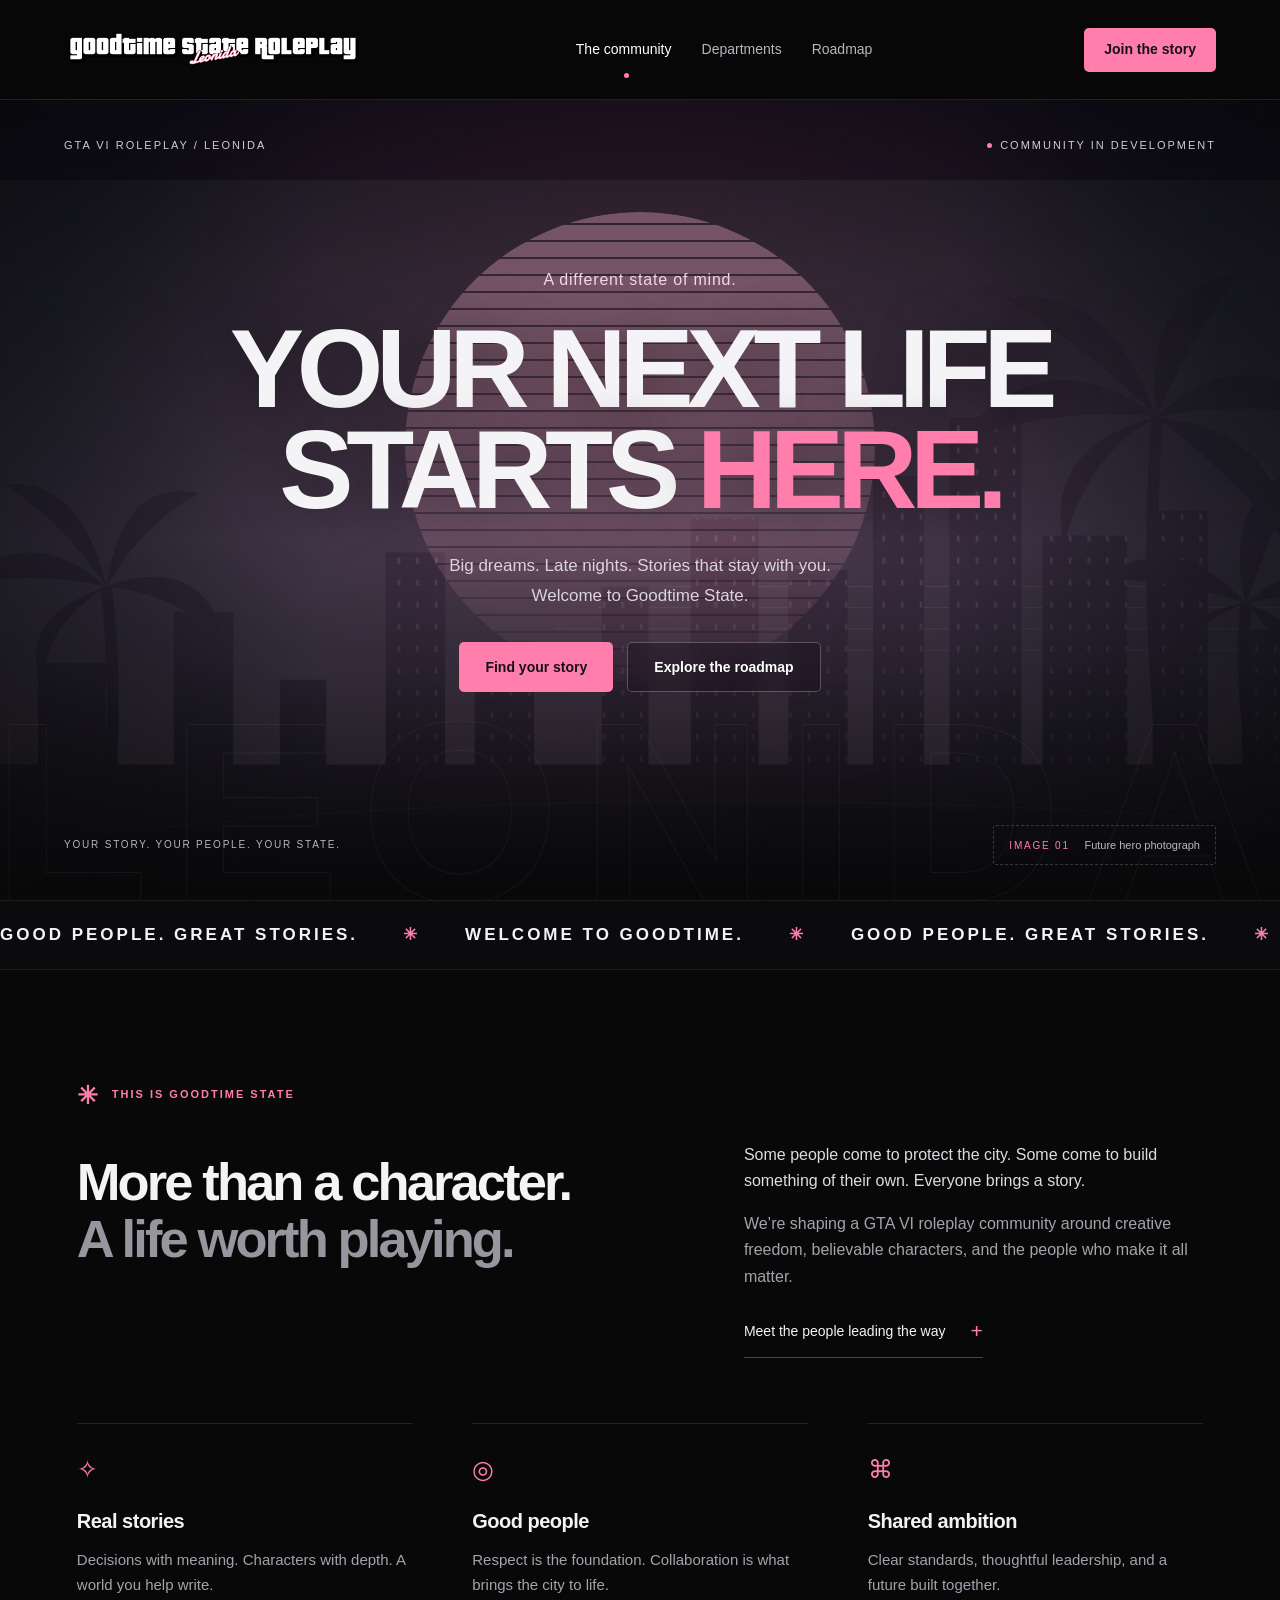
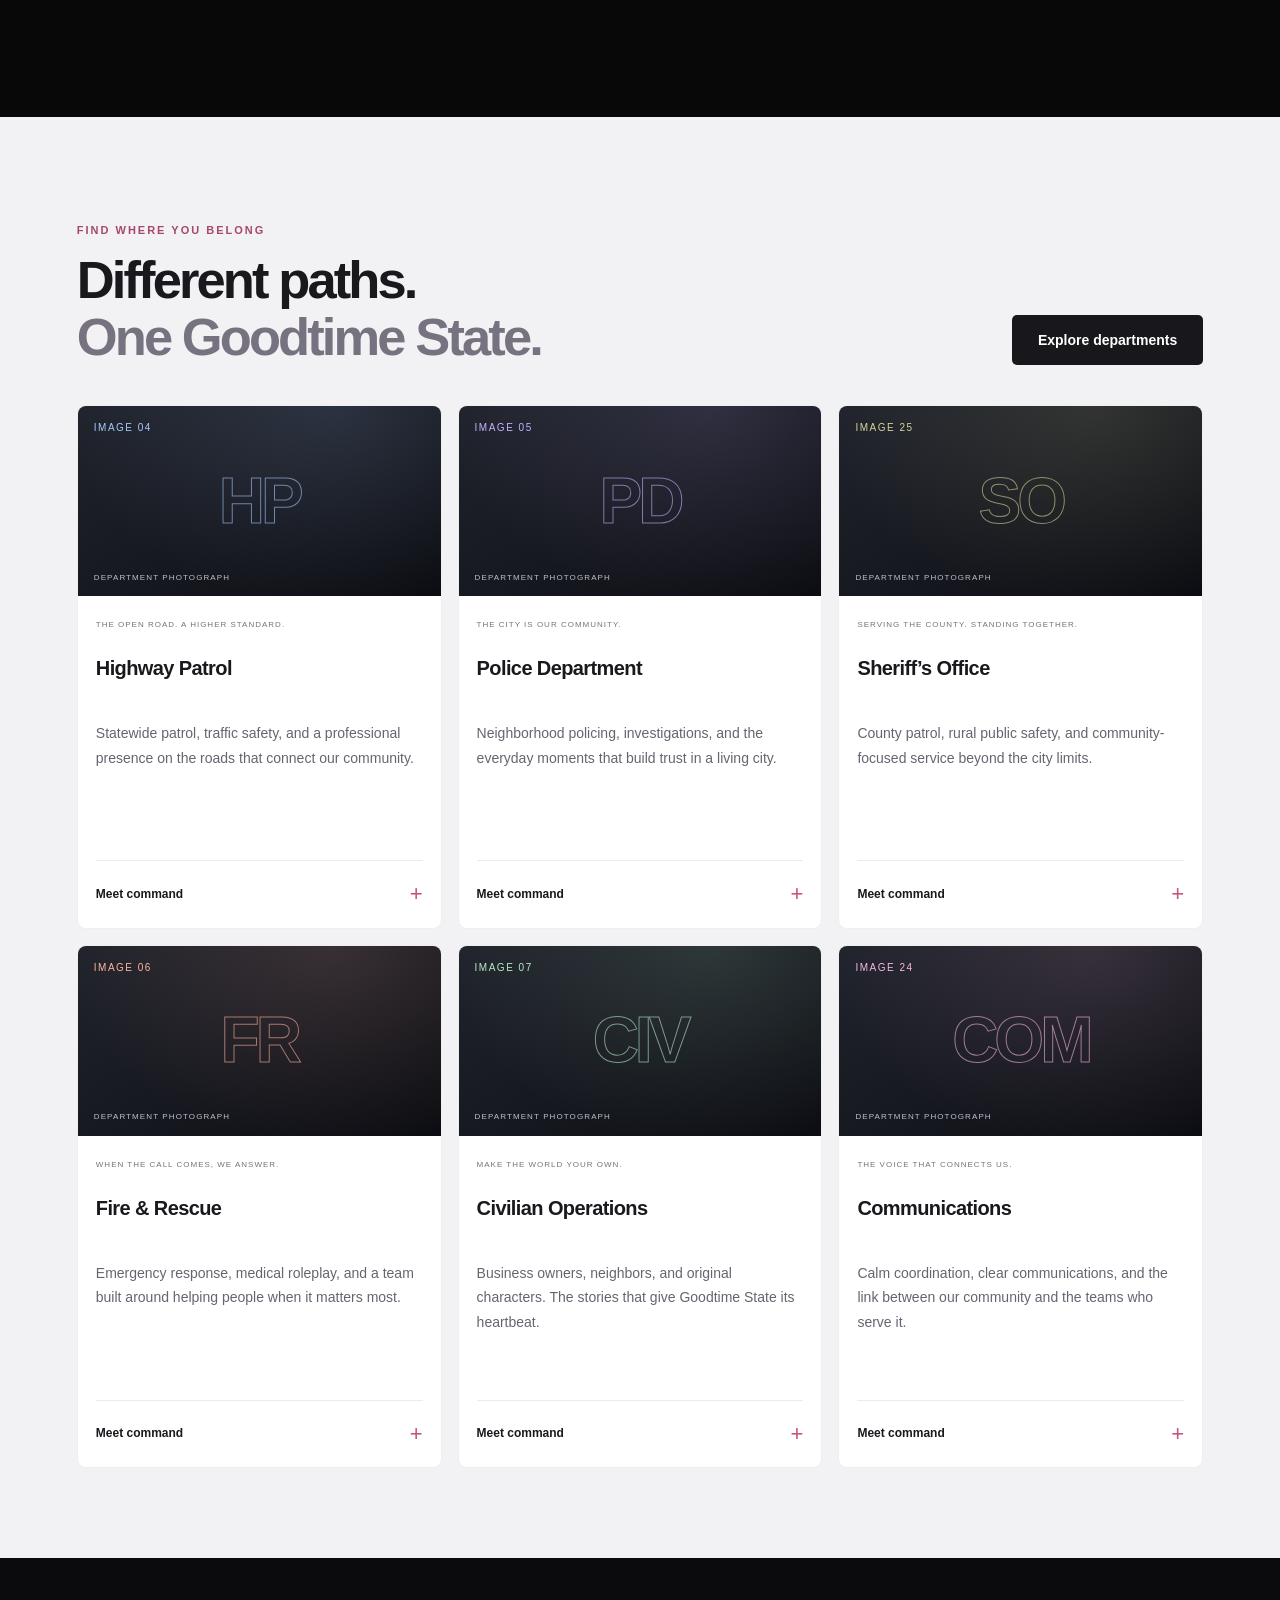
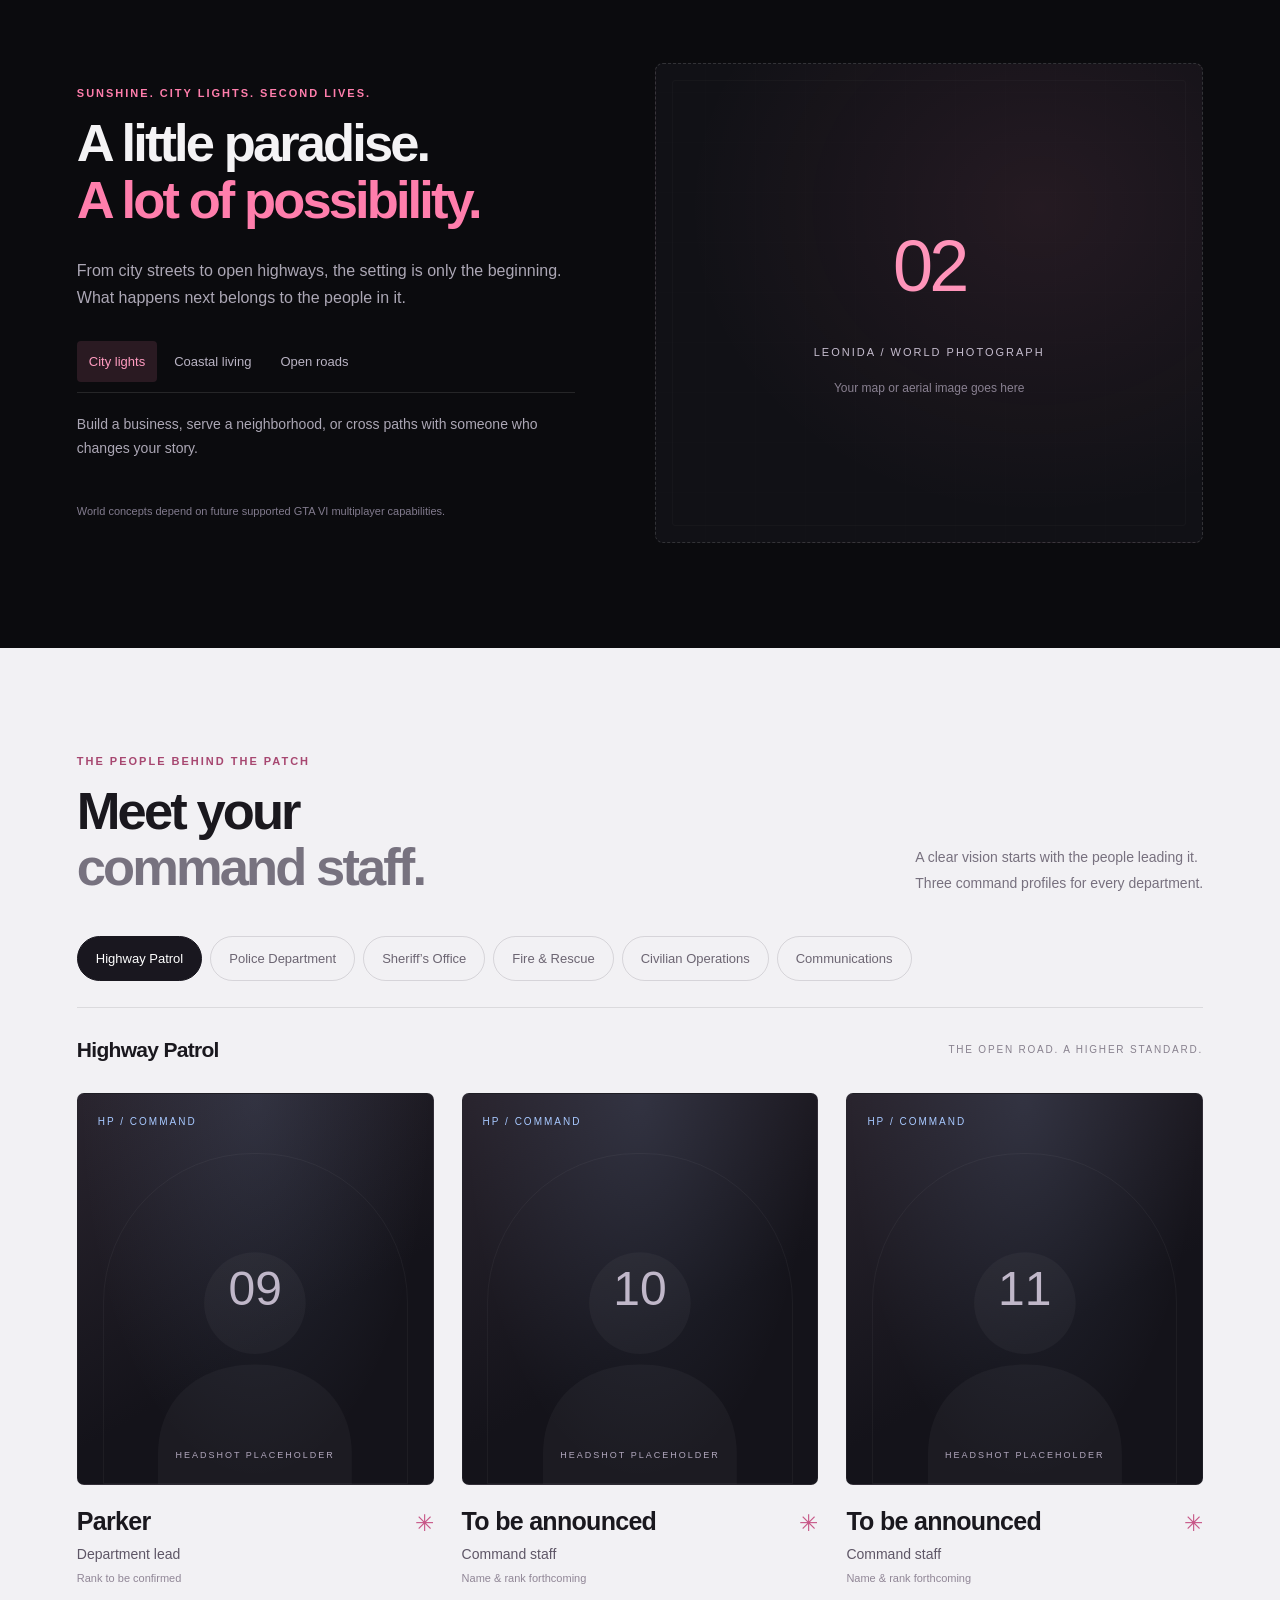
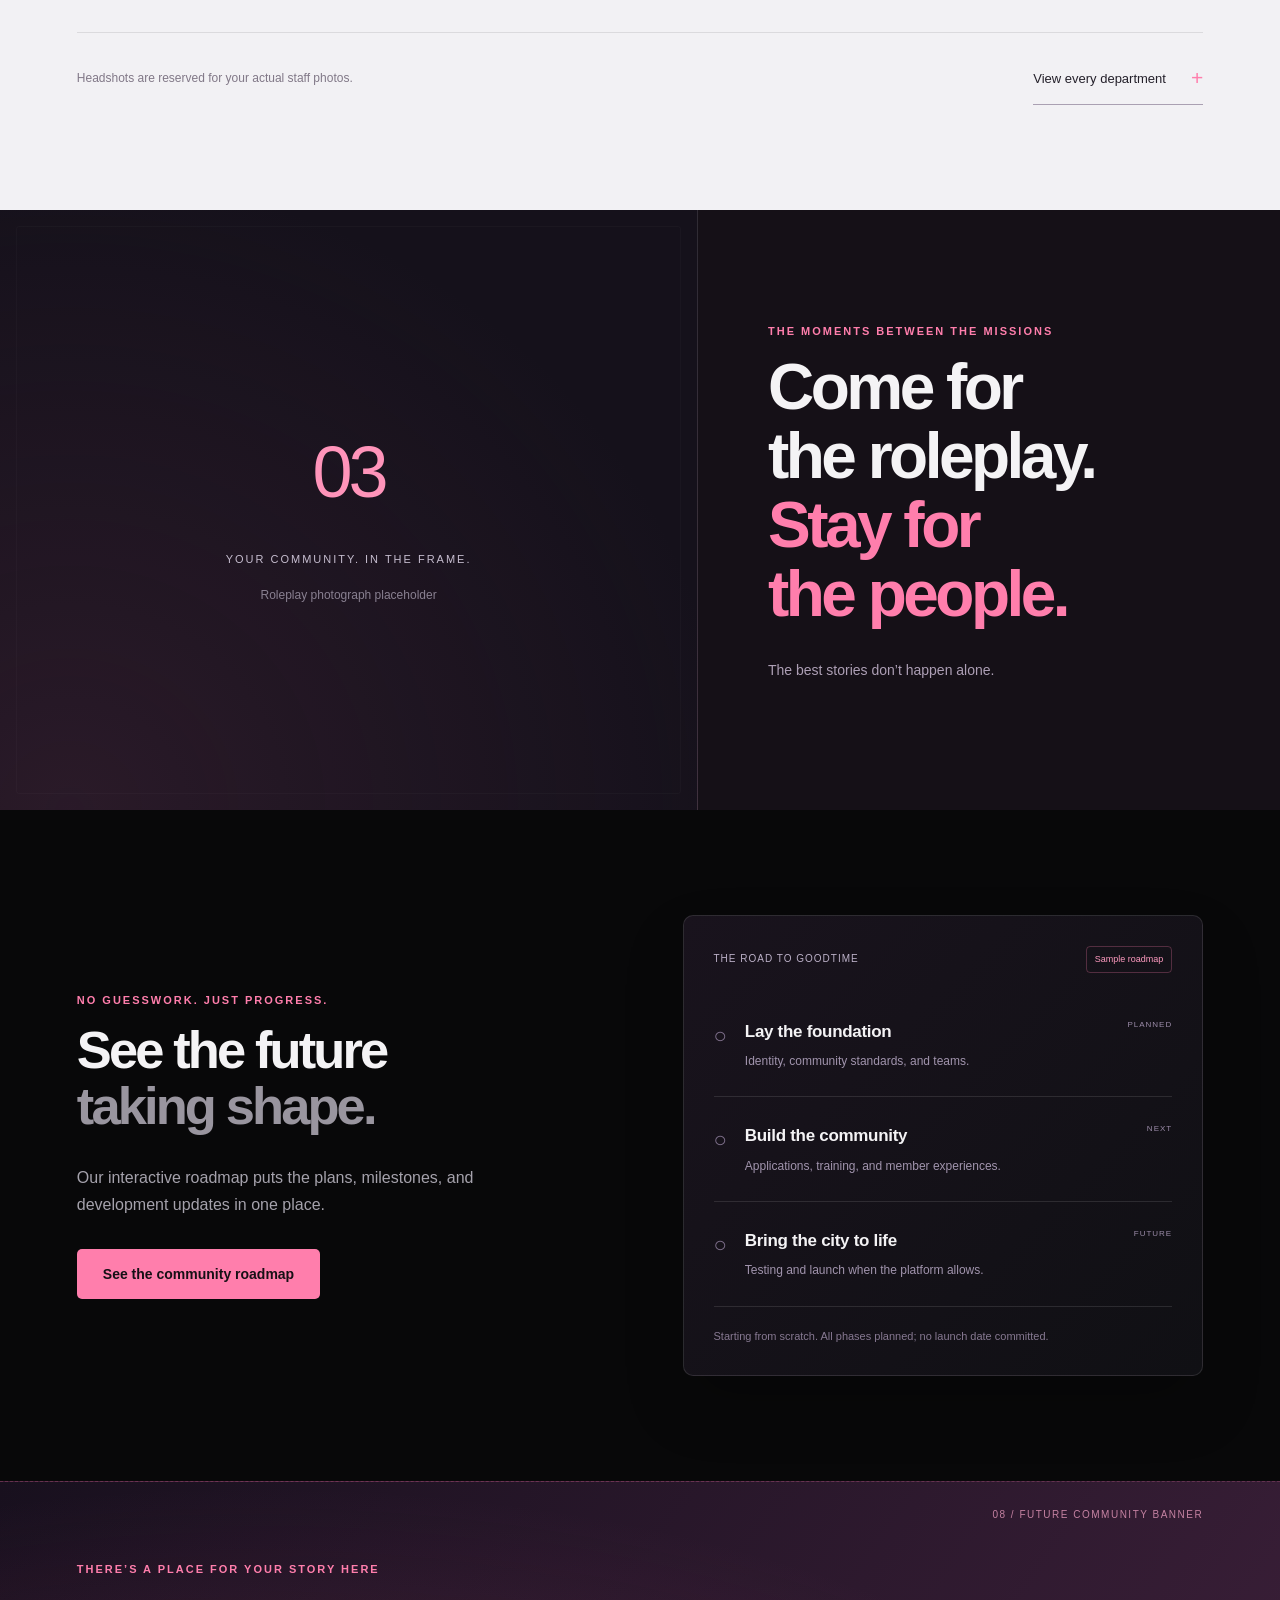
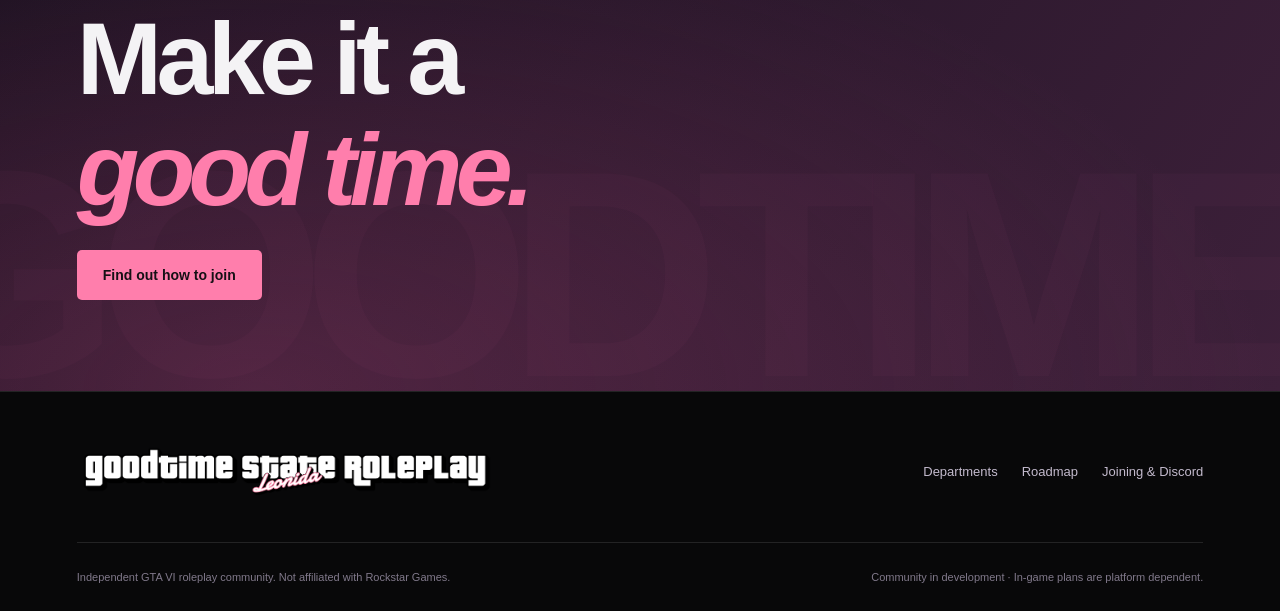
<file: index.html>
<!doctype html><html lang="en"><head><meta charset="utf-8"><meta name="viewport" content="width=device-width,initial-scale=1"><meta name="theme-color" content="#080809"><meta name="description" content="Goodtime State Roleplay. Discover your next life in Leonida, meet our department command staff, and follow the GTA VI community roadmap."><title>Goodtime State Roleplay — Your next life</title><link rel="stylesheet" href="home.css"></head><body>
<a class="skip" href="#main">Skip to content</a><header class="site-header"><a href="index.html" class="wordmark" aria-label="Goodtime State Roleplay home"><img src="assets/goodtime-state-logo.png" alt="Goodtime State Roleplay — Leonida" width="8192" height="1160"></a><nav aria-label="Main navigation"><a class="active" href="index.html">The community</a><a href="departments.html">Departments</a><a href="roadmap.html">Roadmap</a></nav><button class="button small join">Join the story</button><button class="menu-toggle" aria-label="Toggle navigation" aria-expanded="false">☰</button></header>
<main id="main"><section class="hero"><div class="hero-art" aria-hidden="true"><div class="sun"></div><div class="skyline"></div><div class="horizon"></div></div><div class="hero-meta"><span>GTA VI ROLEPLAY / LEONIDA</span><span class="development"><i></i> COMMUNITY IN DEVELOPMENT</span></div><div class="hero-title"><p class="kicker">A different state of mind.</p><h1>YOUR NEXT LIFE<br>STARTS <em>HERE.</em></h1><p class="hero-description">Big dreams. Late nights. Stories that stay with you.<br>Welcome to Goodtime State.</p><div class="hero-actions"><a class="button" href="#paths">Find your story</a><a class="button ghost" href="roadmap.html">Explore the roadmap</a></div></div><div class="hero-bottom"><span>YOUR STORY. YOUR PEOPLE. YOUR STATE.</span><span class="photo-marker">IMAGE 01 <span>Future hero photograph</span></span></div><div class="hero-caption" aria-hidden="true">LEONIDA</div></section>
<div class="marquee" aria-hidden="true"><div>GOOD PEOPLE. GREAT STORIES. <span>✳</span> WELCOME TO GOODTIME. <span>✳</span> GOOD PEOPLE. GREAT STORIES. <span>✳</span> WELCOME TO GOODTIME. <span>✳</span></div></div>
<section class="intro section"><div class="section-label"><span class="spark">✳</span> THIS IS GOODTIME STATE</div><div class="intro-grid"><h2>More than a character.<br><span>A life worth playing.</span></h2><div><p>Some people come to protect the city. Some come to build something of their own. Everyone brings a story.</p><p class="muted">We’re shaping a GTA VI roleplay community around creative freedom, believable characters, and the people who make it all matter.</p><a class="text-link" href="#command">Meet the people leading the way <span>+</span></a></div></div><div class="principles"><article><span>✧</span><h3>Real stories</h3><p>Decisions with meaning. Characters with depth. A world you help write.</p></article><article><span>◎</span><h3>Good people</h3><p>Respect is the foundation. Collaboration is what brings the city to life.</p></article><article><span>⌘</span><h3>Shared ambition</h3><p>Clear standards, thoughtful leadership, and a future built together.</p></article></div></section>
<section id="paths" class="section paths"><div class="section-top"><div><div class="section-label">FIND WHERE YOU BELONG</div><h2>Different paths.<br><span>One Goodtime State.</span></h2></div><a href="departments.html" class="button light">Explore departments</a></div><div class="path-grid" id="pathCards"></div></section>
<section class="world section"><div class="world-copy"><div class="section-label">SUNSHINE. CITY LIGHTS. SECOND LIVES.</div><h2>A little paradise.<br><em>A lot of possibility.</em></h2><p>From city streets to open highways, the setting is only the beginning. What happens next belongs to the people in it.</p><div class="world-tabs" role="group" aria-label="Explore the world"><button class="active" data-zone="city" aria-pressed="true">City lights</button><button data-zone="coast" aria-pressed="false">Coastal living</button><button data-zone="highway" aria-pressed="false">Open roads</button></div><p id="worldDescription" aria-live="polite">Build a business, serve a neighborhood, or cross paths with someone who changes your story.</p><small>World concepts depend on future supported GTA VI multiplayer capabilities.</small></div><div class="image-placeholder world-image"><span class="image-number">02</span><span>LEONIDA / WORLD PHOTOGRAPH</span><small>Your map or aerial image goes here</small></div></section>
<section id="command" class="section command"><div class="section-top"><div><div class="section-label">THE PEOPLE BEHIND THE PATCH</div><h2>Meet your<br><span>command staff.</span></h2></div><p class="section-aside">A clear vision starts with the people leading it.<br>Three command profiles for every department.</p></div><div id="departmentTabs" class="department-tabs" role="group" aria-label="Choose department command staff"></div><div id="commandHeading" class="command-heading"></div><div id="commandProfiles" class="profile-grid" aria-live="polite"></div><div class="command-footer"><span>Headshots are reserved for your actual staff photos.</span><a class="text-link" href="departments.html">View every department <span>+</span></a></div></section>
<section class="story-section"><div class="image-placeholder story-image"><span class="image-number">03</span><span>YOUR COMMUNITY. IN THE FRAME.</span><small>Roleplay photograph placeholder</small></div><div class="story-quote"><div class="section-label">THE MOMENTS BETWEEN THE MISSIONS</div><h2>Come for<br>the roleplay.<br><em>Stay for<br>the people.</em></h2><p>The best stories don’t happen alone.</p></div></section>
<section class="section build"><div class="build-heading"><div class="section-label">NO GUESSWORK. JUST PROGRESS.</div><h2>See the future<br><span>taking shape.</span></h2><p>Our interactive roadmap puts the plans, milestones, and development updates in one place.</p><a href="roadmap.html" class="button">See the community roadmap</a></div><div class="build-card"><div class="build-card-top"><span>THE ROAD TO GOODTIME</span><span class="tag">Sample roadmap</span></div><div class="phase"><span class="phase-icon">○</span><div><h3>Lay the foundation</h3><p>Identity, community standards, and teams.</p></div><span>PLANNED</span></div><div class="phase"><span class="phase-icon">○</span><div><h3>Build the community</h3><p>Applications, training, and member experiences.</p></div><span>NEXT</span></div><div class="phase"><span class="phase-icon">○</span><div><h3>Bring the city to life</h3><p>Testing and launch when the platform allows.</p></div><span>FUTURE</span></div><p class="build-note">Starting from scratch. All phases planned; no launch date committed.</p></div></section>
<section class="closing"><div class="closing-placeholder" aria-label="Image placeholder 08"><span>08 / FUTURE COMMUNITY BANNER</span></div><div class="closing-content"><div class="section-label">THERE’S A PLACE FOR YOUR STORY HERE</div><h2>Make it a<br><em>good time.</em></h2><button class="button join">Find out how to join</button></div></section></main>
<footer class="site-footer"><div class="footer-top"><a class="wordmark" href="index.html"><img src="assets/goodtime-state-logo.png" alt="Goodtime State Roleplay — Leonida" width="8192" height="1160"></a><div class="footer-links"><a href="departments.html">Departments</a><a href="roadmap.html">Roadmap</a><button class="join">Joining & Discord</button></div></div><div class="footer-bottom"><p>Independent GTA VI roleplay community. Not affiliated with Rockstar Games.</p><p>Community in development · In-game plans are platform dependent.</p></div></footer><dialog id="siteModal" aria-labelledby="modalTitle"><button class="close" aria-label="Close dialog">×</button><div id="modalContent"></div></dialog><script src="home.js"></script></body></html>
</file>
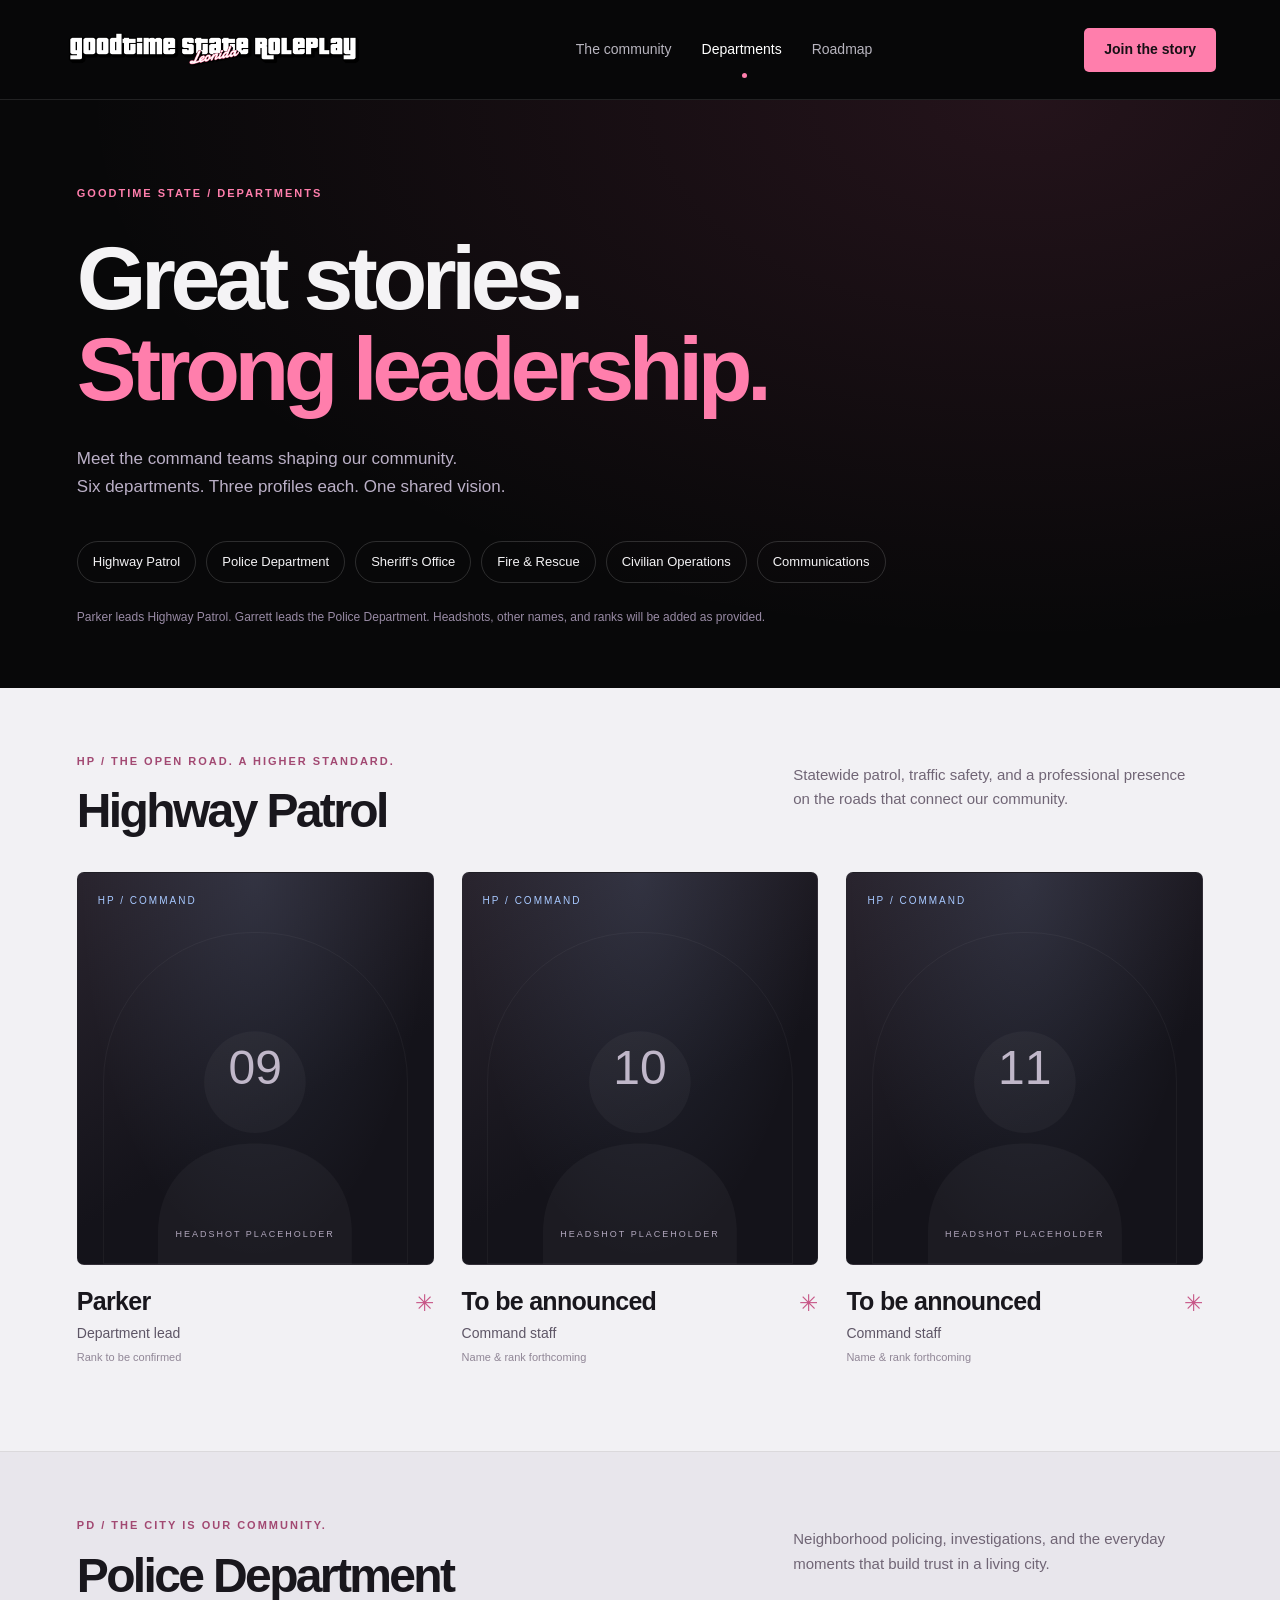
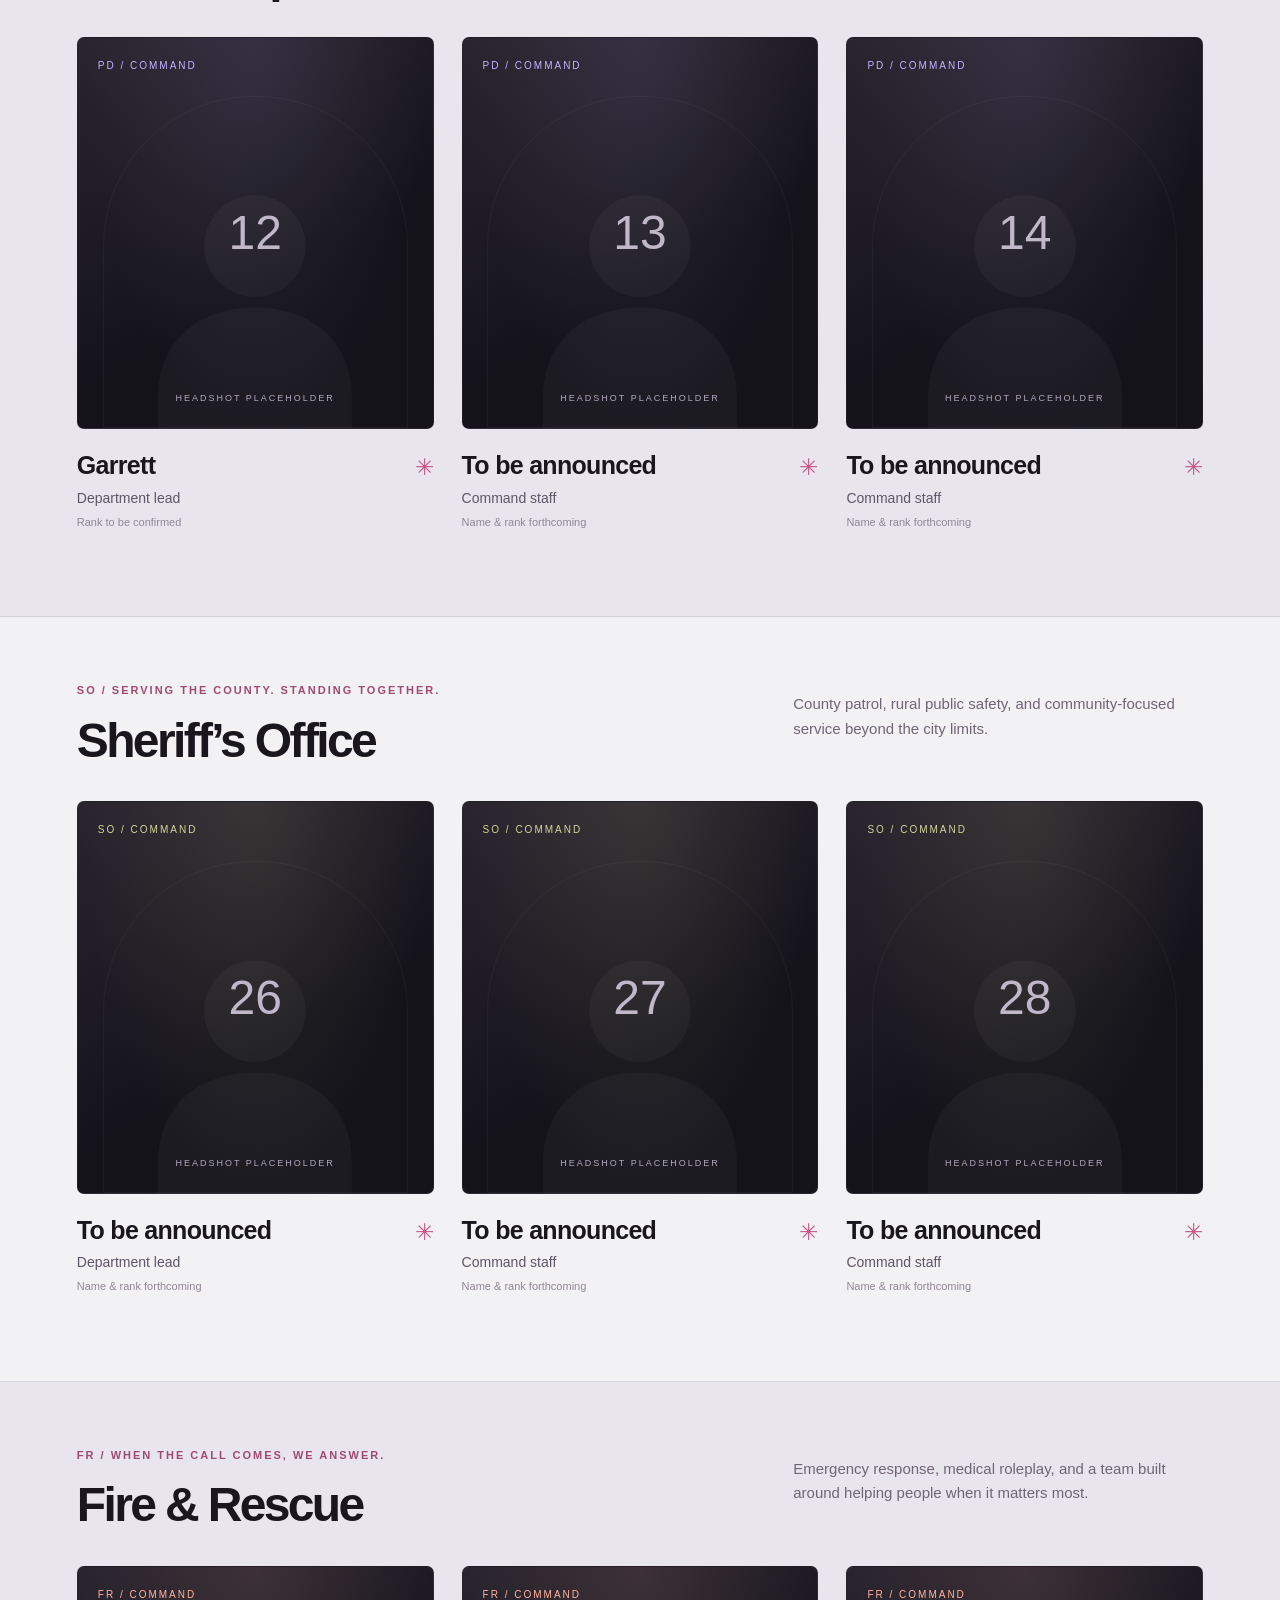
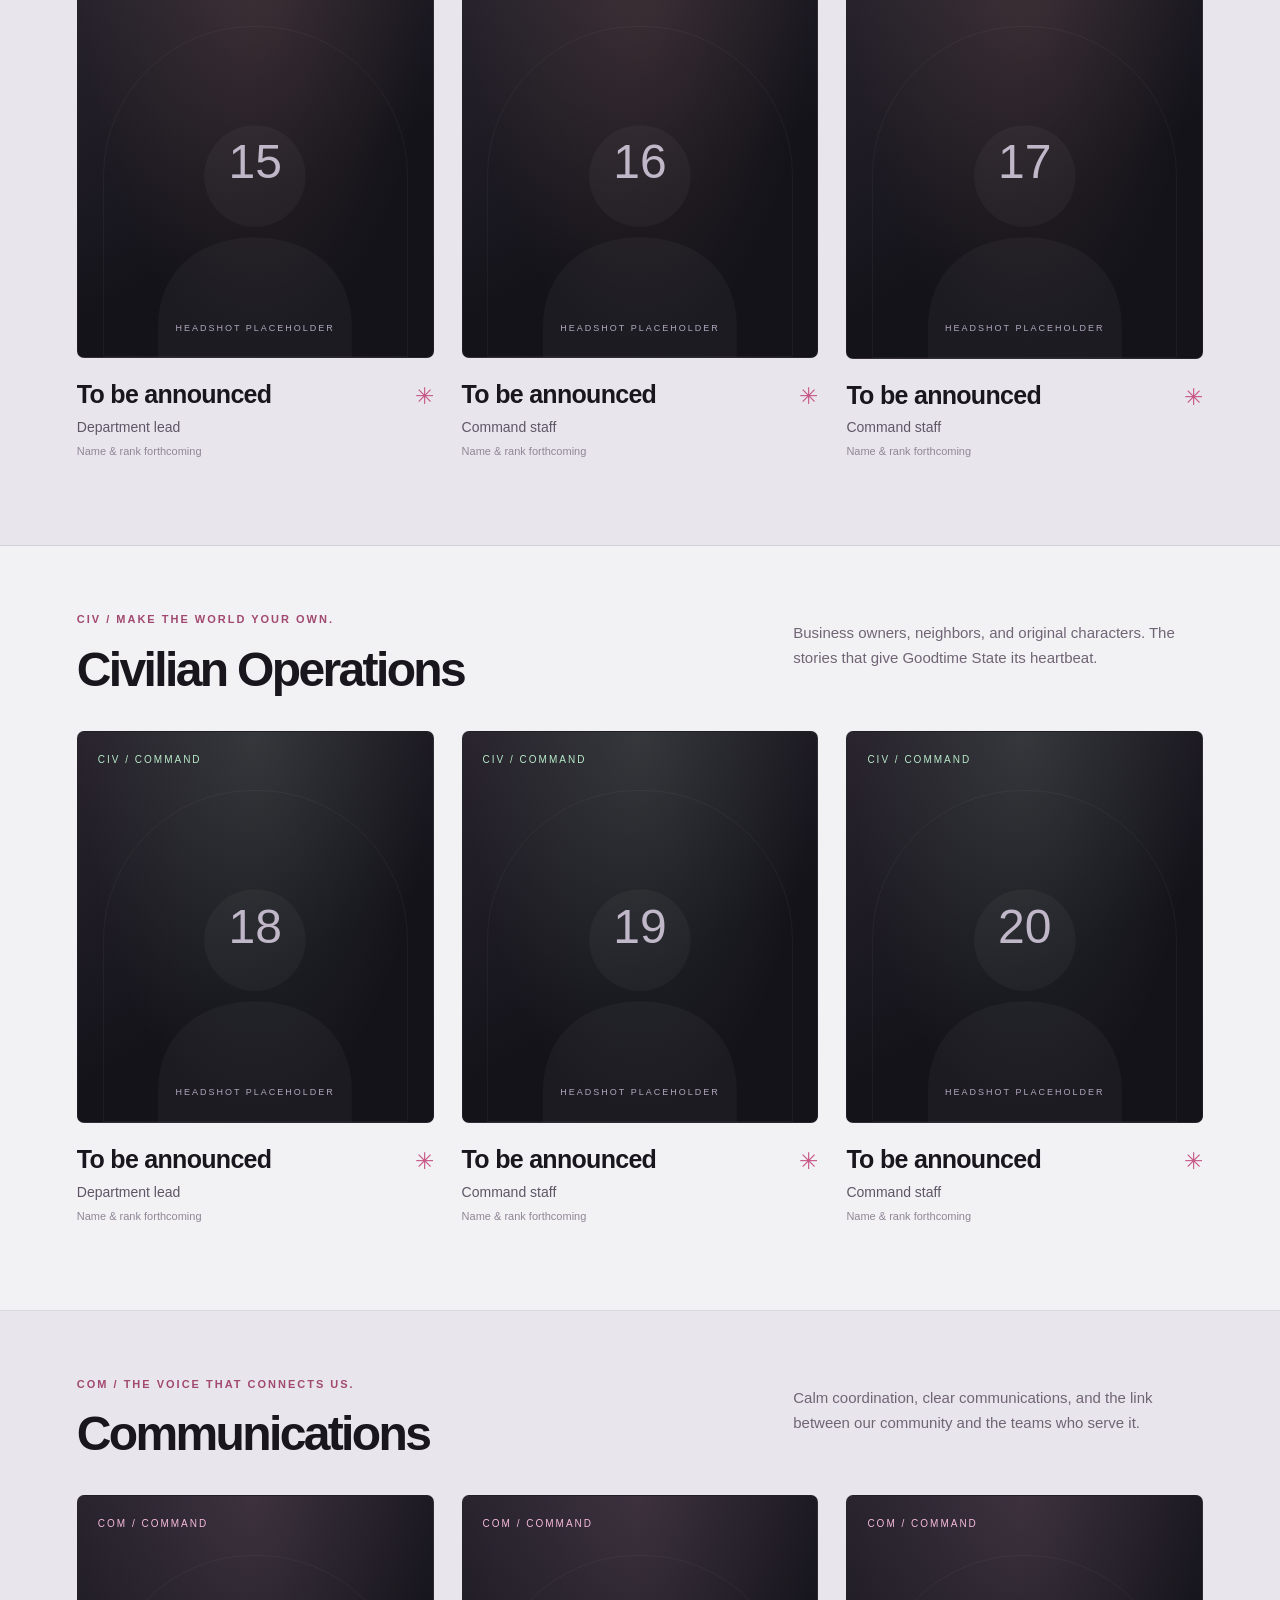
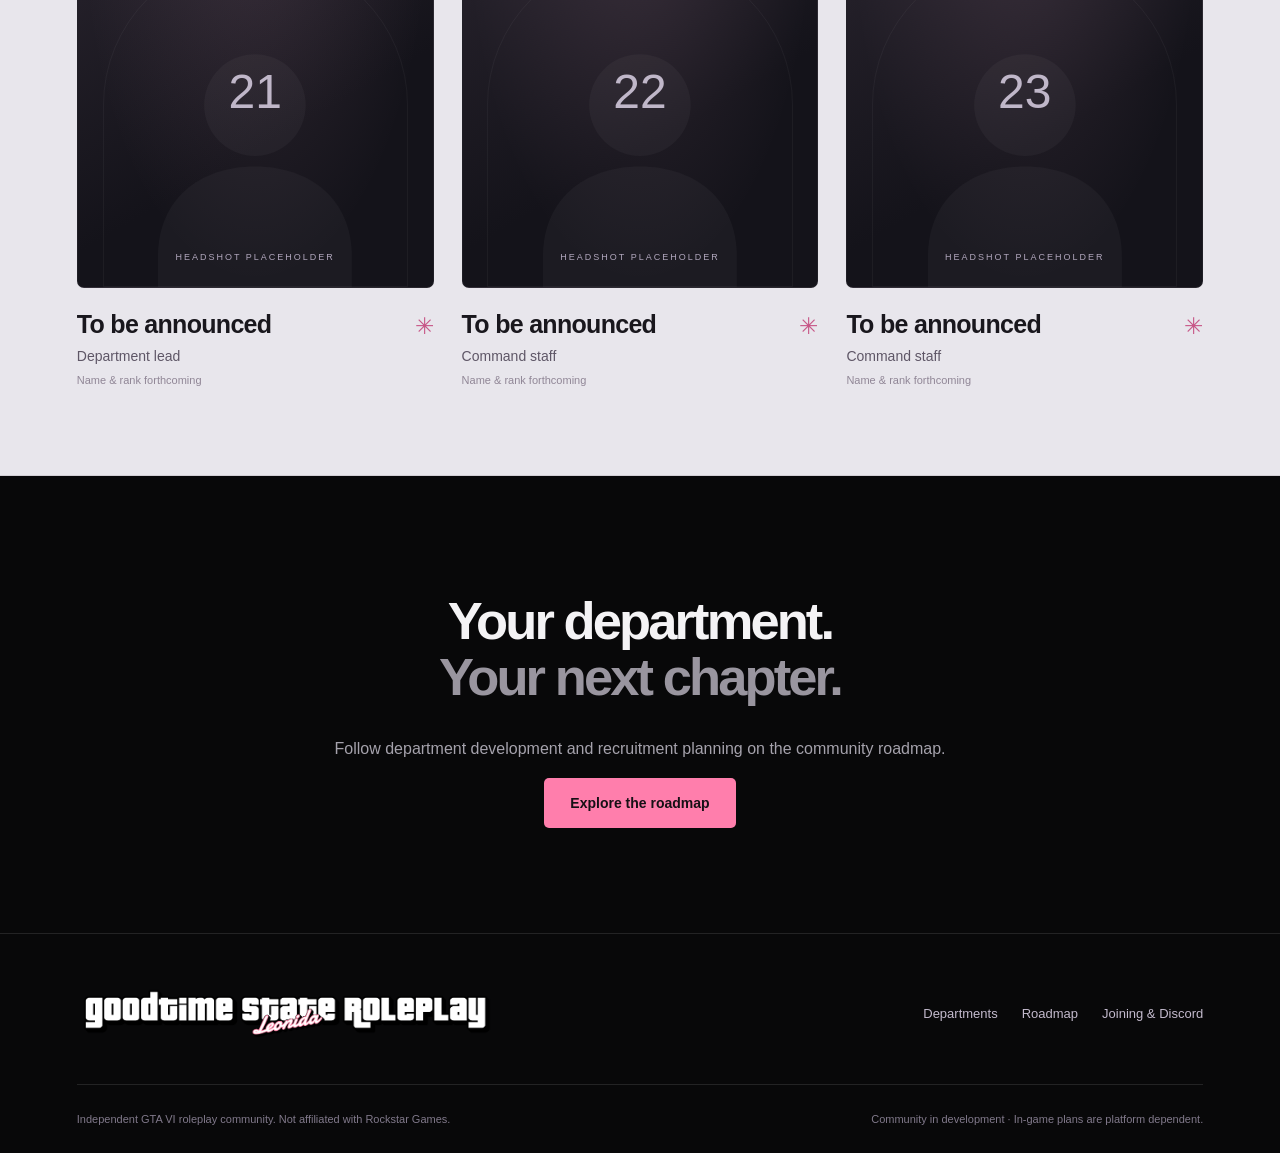
<file: departments.html>
<!doctype html><html lang="en"><head><meta charset="utf-8"><meta name="viewport" content="width=device-width,initial-scale=1"><meta name="theme-color" content="#080809"><meta name="description" content="Goodtime State Roleplay. Discover your next life in Leonida, meet our department command staff, and follow the GTA VI community roadmap."><title>Command Staff — Goodtime State Roleplay</title><link rel="stylesheet" href="home.css"></head><body>
<a class="skip" href="#main">Skip to content</a><header class="site-header"><a href="index.html" class="wordmark" aria-label="Goodtime State Roleplay home"><img src="assets/goodtime-state-logo.png" alt="Goodtime State Roleplay — Leonida" width="8192" height="1160"></a><nav aria-label="Main navigation"><a href="index.html">The community</a><a class="active" href="departments.html">Departments</a><a href="roadmap.html">Roadmap</a></nav><button class="button small join">Join the story</button><button class="menu-toggle" aria-label="Toggle navigation" aria-expanded="false">☰</button></header>
<main id="main"><section class="directory-hero section"><div class="section-label">GOODTIME STATE / DEPARTMENTS</div><h1>Great stories.<br><em>Strong leadership.</em></h1><p>Meet the command teams shaping our community.<br>Six departments. Three profiles each. One shared vision.</p><nav class="directory-nav" aria-label="Jump to department"><a href="#highway">Highway Patrol</a><a href="#police">Police Department</a><a href="#sheriff">Sheriff’s Office</a><a href="#fire">Fire & Rescue</a><a href="#civilian">Civilian Operations</a><a href="#communications">Communications</a></nav><div class="directory-note">Parker leads Highway Patrol. Garrett leads the Police Department. Headshots, other names, and ranks will be added as provided.</div></section><div id="departmentDirectory"></div><section class="directory-end section"><h2>Your department.<br><span>Your next chapter.</span></h2><p>Follow department development and recruitment planning on the community roadmap.</p><a class="button" href="roadmap.html">Explore the roadmap</a></section></main>
<footer class="site-footer"><div class="footer-top"><a class="wordmark" href="index.html"><img src="assets/goodtime-state-logo.png" alt="Goodtime State Roleplay — Leonida" width="8192" height="1160"></a><div class="footer-links"><a href="departments.html">Departments</a><a href="roadmap.html">Roadmap</a><button class="join">Joining & Discord</button></div></div><div class="footer-bottom"><p>Independent GTA VI roleplay community. Not affiliated with Rockstar Games.</p><p>Community in development · In-game plans are platform dependent.</p></div></footer><dialog id="siteModal" aria-labelledby="modalTitle"><button class="close" aria-label="Close dialog">×</button><div id="modalContent"></div></dialog><script src="home.js"></script></body></html>
</file>
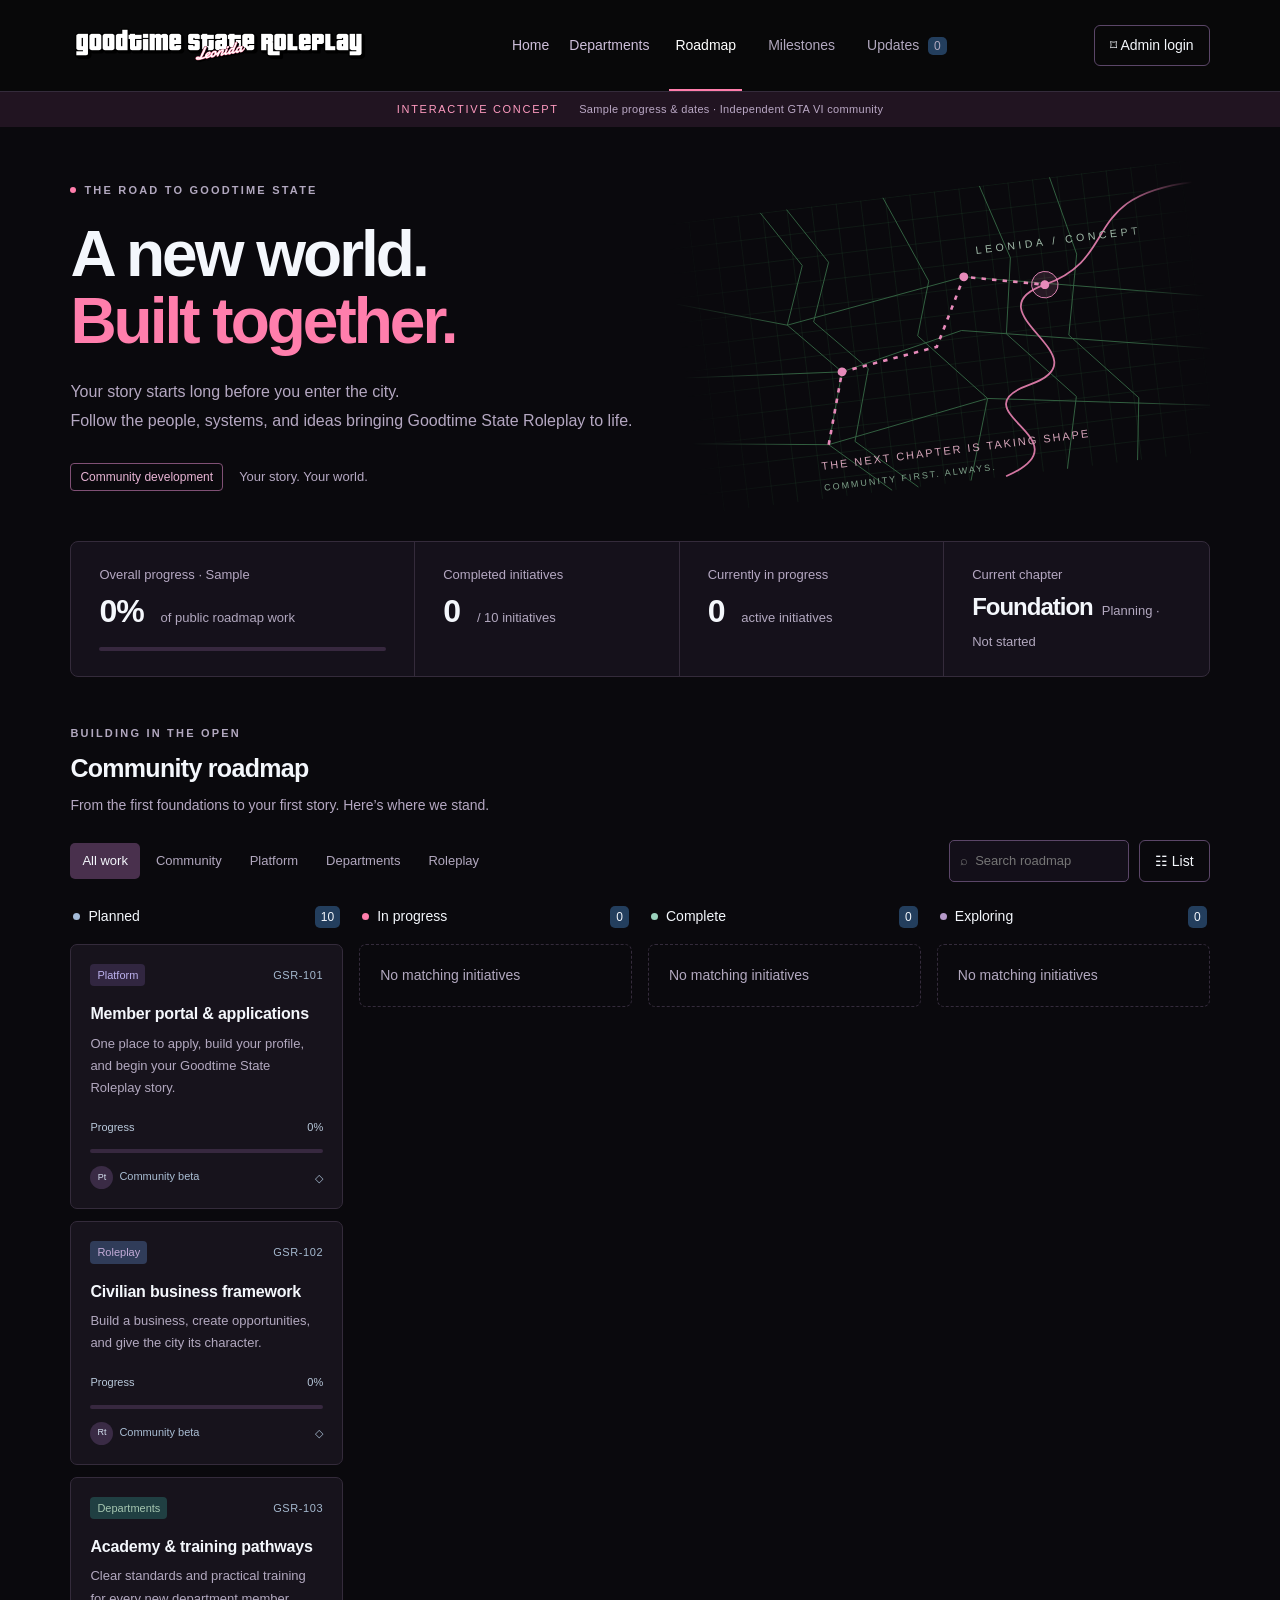
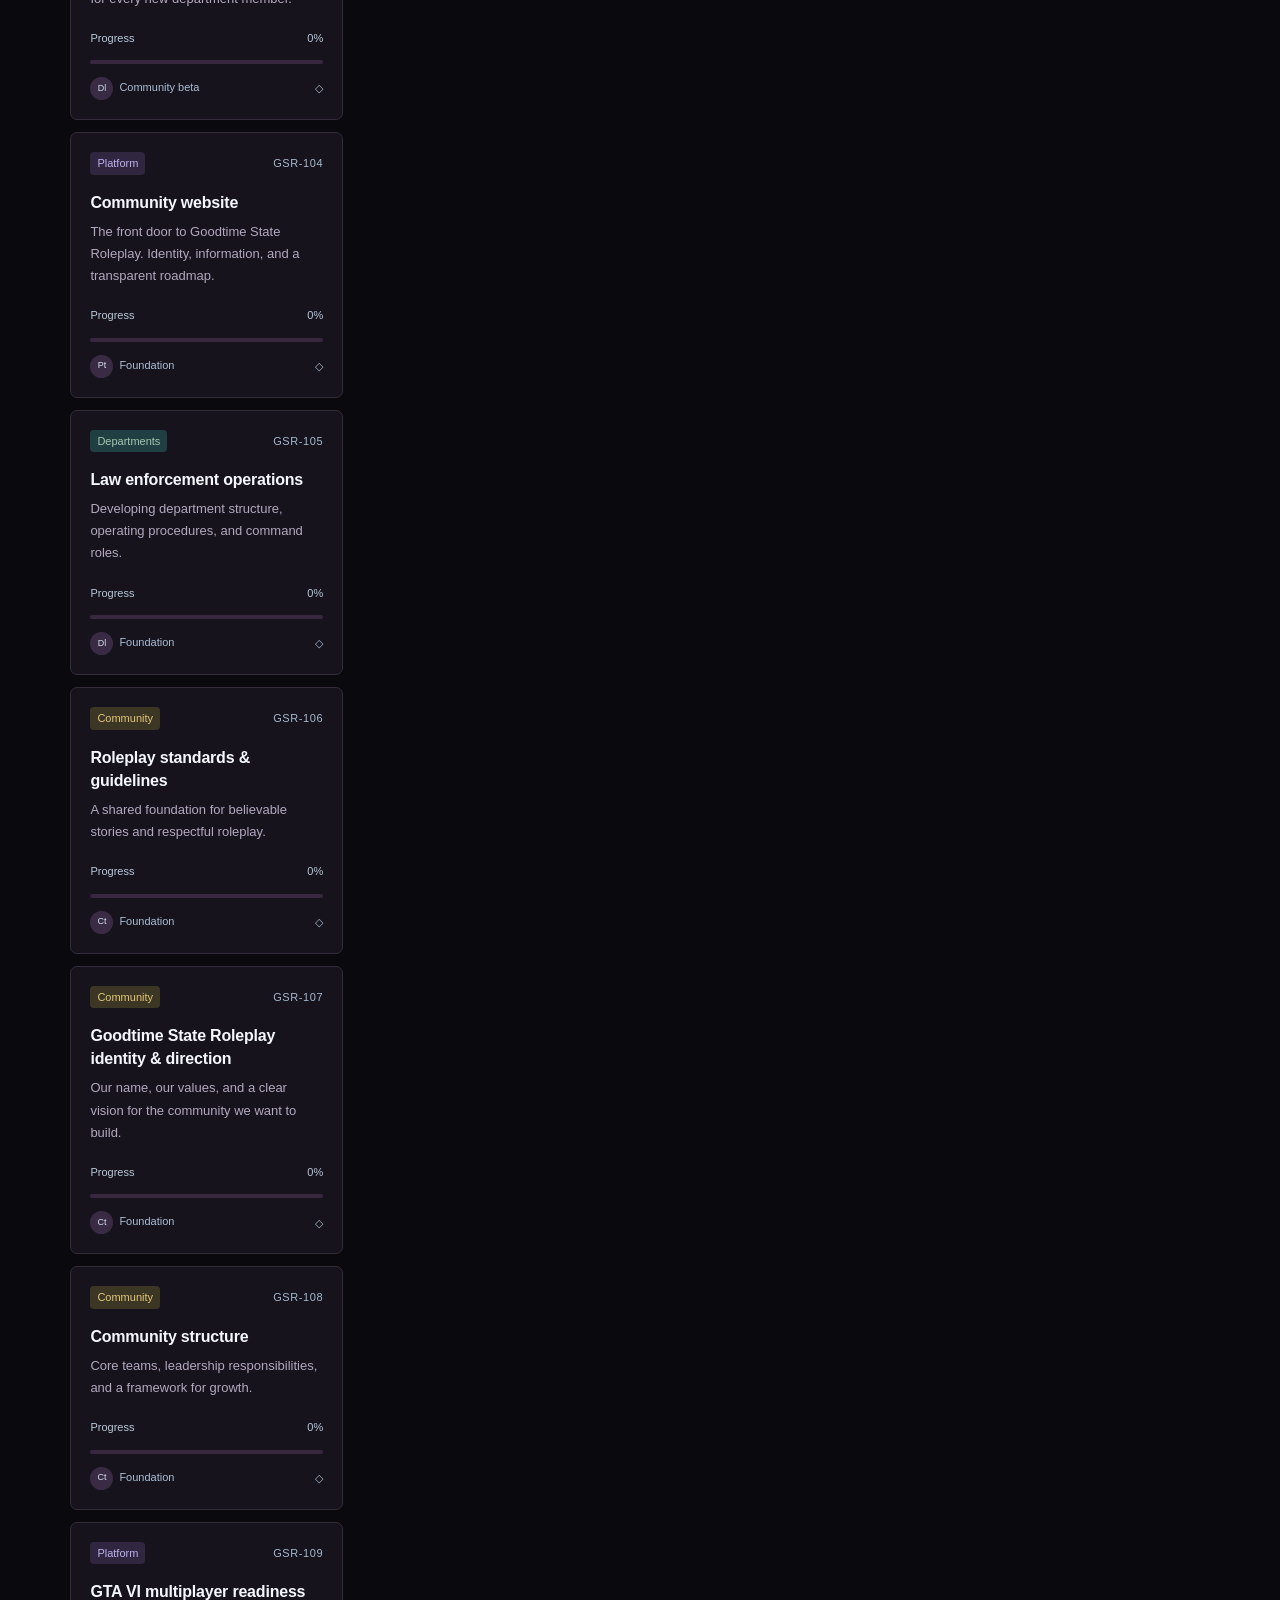
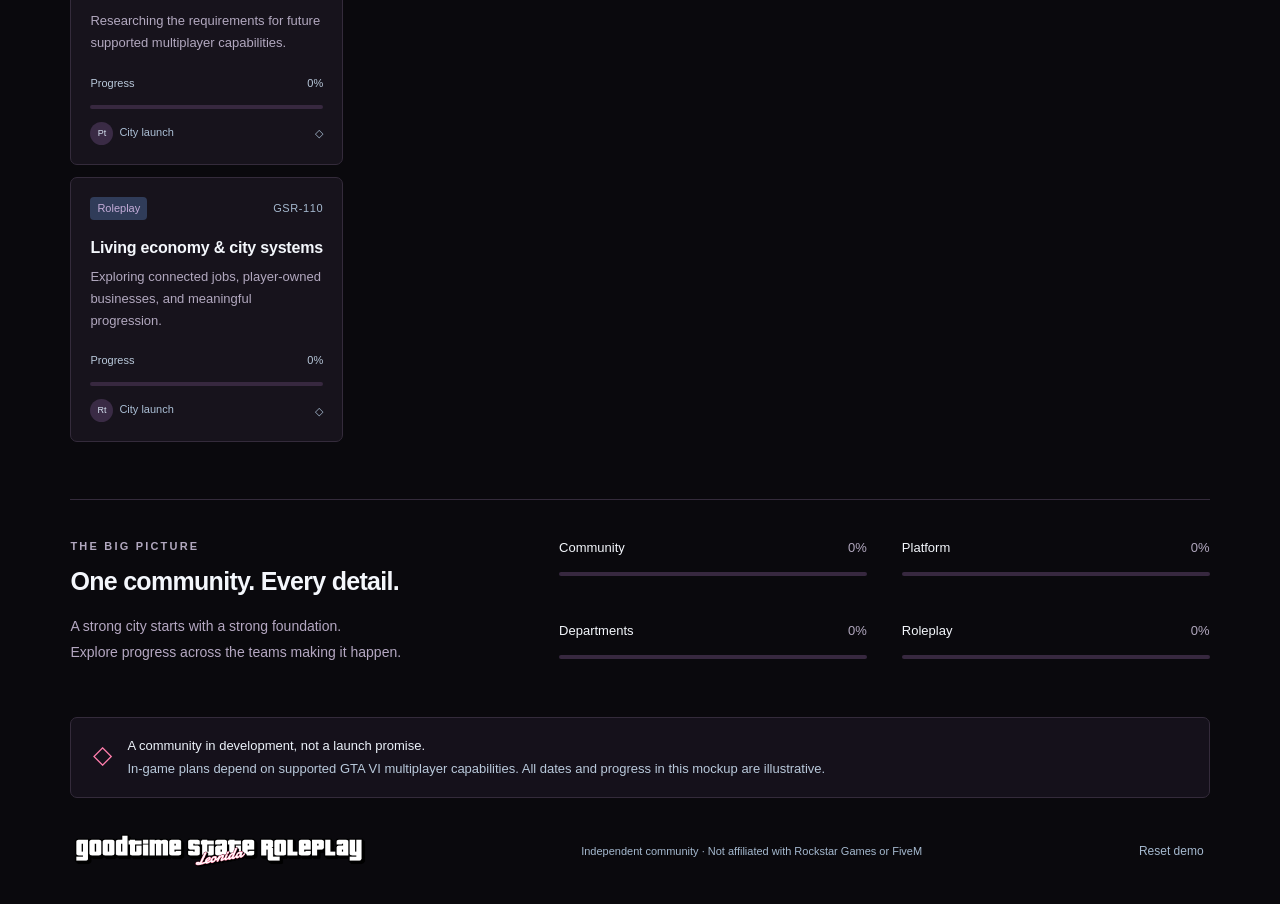
<file: roadmap.html>
<!doctype html><html lang="en"><head><meta charset="utf-8"><meta name="viewport" content="width=device-width,initial-scale=1"><title>Goodtime State Roleplay — Building our next chapter</title><link rel="stylesheet" href="style.css"></head><body>
<header><a class="brand" href="index.html"><img src="assets/goodtime-state-logo.png" alt="Goodtime State Roleplay — Leonida" width="8192" height="1160"></a><nav aria-label="Main navigation"><a class="home-link" href="index.html">Home</a><a class="home-link" href="departments.html">Departments</a><button class="nav active" data-view="roadmap">Roadmap</button><button class="nav" data-view="milestones">Milestones</button><button class="nav" data-view="updates">Updates <span class="count" id="updateCount">0</span></button></nav><button id="adminButton" class="outline">⌑ &nbsp; Admin login</button></header>
<div class="demo-strip">INTERACTIVE CONCEPT <span>Sample progress & dates · Independent GTA VI community</span></div>
<main><section class="hero"><div class="hero-copy"><div class="eyebrow"><span class="brand-dot"></span> THE ROAD TO GOODTIME STATE</div><h1>A new world.<br><em>Built together.</em></h1><p>Your story starts long before you enter the city.<br>Follow the people, systems, and ideas bringing Goodtime State Roleplay to life.</p><div class="hero-bottom"><span class="pill">Community development</span><span class="muted">Your story. Your world.</span></div></div><div class="map" aria-hidden="true"><svg viewBox="0 0 600 330"><defs><pattern id="grid" width="28" height="28" patternUnits="userSpaceOnUse"><path d="M28 0H0V28" fill="none" stroke="#304e70" stroke-width=".5"/></pattern></defs><rect width="600" height="330" fill="url(#grid)"/><g fill="none" stroke="#476788" stroke-width="1"><path d="M110 0L150 65 125 130 180 190 155 270 220 330M140 0L180 65 155 130 210 190 185 270 250 330M0 90L125 130 330 100 600 155M0 175L180 190 320 160 600 215M0 250L155 270 340 240 600 280M250 0L290 100 270 160 340 240 310 330M360 0L385 85 370 170 440 250 420 330M440 0L460 90 440 180 510 260 500 330"/><path d="M600 25C470 25 510 100 420 120S480 210 390 230 450 300 350 330" stroke="#b99a50" stroke-width="2"/></g><path d="M155 270L180 190 290 175 330 100 420 120" fill="none" stroke="#d5b460" stroke-width="3" stroke-dasharray="5 7"/><g fill="#d5b460"><circle cx="180" cy="190" r="5"/><circle cx="330" cy="100" r="5"/></g><circle cx="420" cy="120" r="15" fill="#d5b46022" stroke="#d5b460"/><circle cx="420" cy="120" r="5" fill="#d5b460"/><text x="347" y="76" fill="#b9c9db" font-size="12" letter-spacing="4">LEONIDA / CONCEPT</text></svg><div class="map-label">THE NEXT CHAPTER IS TAKING SHAPE<span>COMMUNITY FIRST. ALWAYS.</span></div></div></section>
<section class="stats" id="stats" aria-label="Community progress"></section>
<section class="workspace"><div class="section-heading"><div><div class="eyebrow">BUILDING IN THE OPEN</div><h2 id="viewTitle">Community roadmap</h2><p class="muted" id="viewDescription">From the first foundations to your first story. Here’s where we stand.</p></div><div id="adminActions"></div></div><div class="toolbar" id="toolbar"><div class="filters" role="group" aria-label="Department filter"><button class="filter active" data-filter="All">All work</button><button class="filter" data-filter="Community">Community</button><button class="filter" data-filter="Platform">Platform</button><button class="filter" data-filter="Departments">Departments</button><button class="filter" data-filter="Roleplay">Roleplay</button></div><div class="tools"><input id="search" type="search" aria-label="Search roadmap" placeholder="⌕  Search roadmap"><button id="layout" class="outline" aria-label="Switch to list view">☷ List</button></div></div><div id="content"></div></section>
<section class="lower"><div><div class="eyebrow">THE BIG PICTURE</div><h2>One community. Every detail.</h2><p class="muted">A strong city starts with a strong foundation.<br>Explore progress across the teams making it happen.</p></div><div id="departments" class="department-grid"></div></section>
<div class="launch-note"><span>◇</span><div><strong>A community in development, not a launch promise.</strong><p>In-game plans depend on supported GTA VI multiplayer capabilities. All dates and progress in this mockup are illustrative.</p></div></div>
<footer><a class="brand" href="index.html"><img src="assets/goodtime-state-logo.png" alt="Goodtime State Roleplay — Leonida" width="8192" height="1160"></a><span>Independent community · Not affiliated with Rockstar Games or FiveM</span><button id="reset">Reset demo</button></footer></main>
<dialog id="modal"><button class="close" aria-label="Close dialog">×</button><div id="modalContent"></div></dialog><div id="toast" role="status"></div><script src="app.js"></script></body></html>
</file>
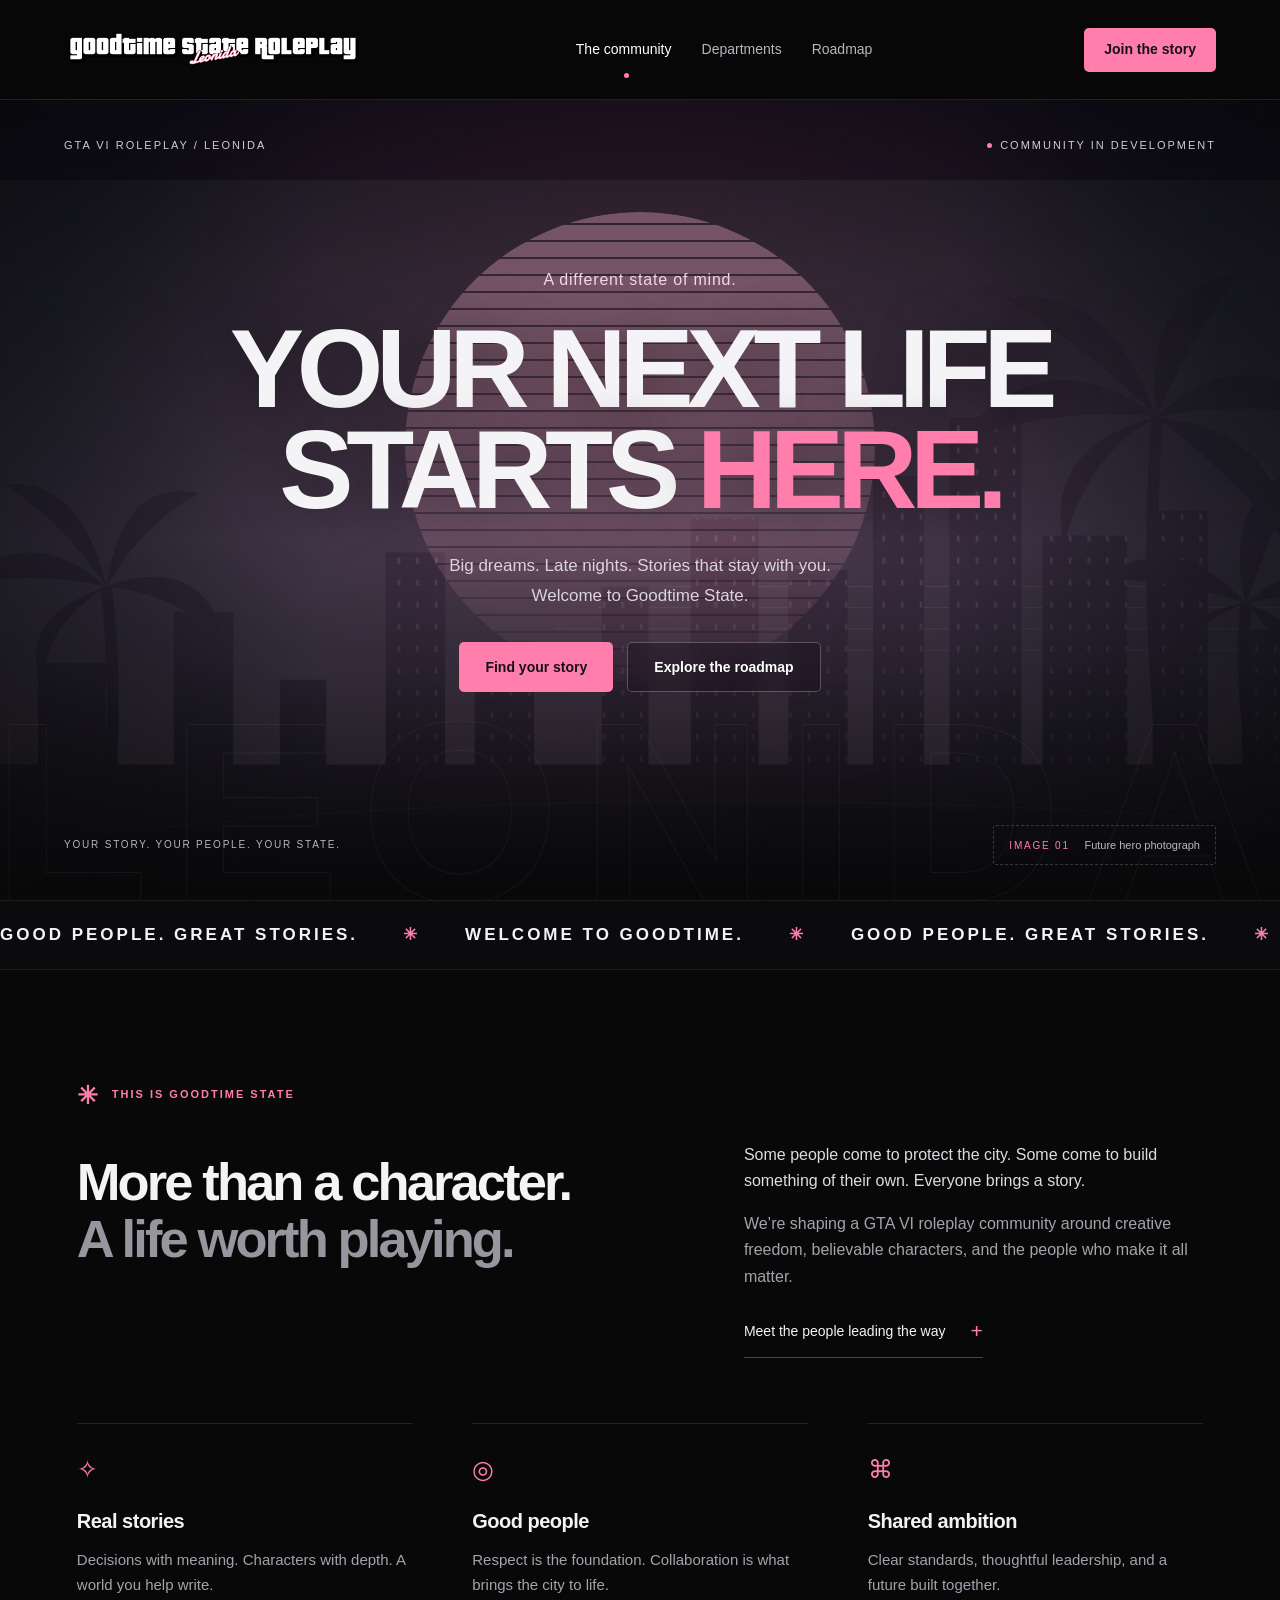
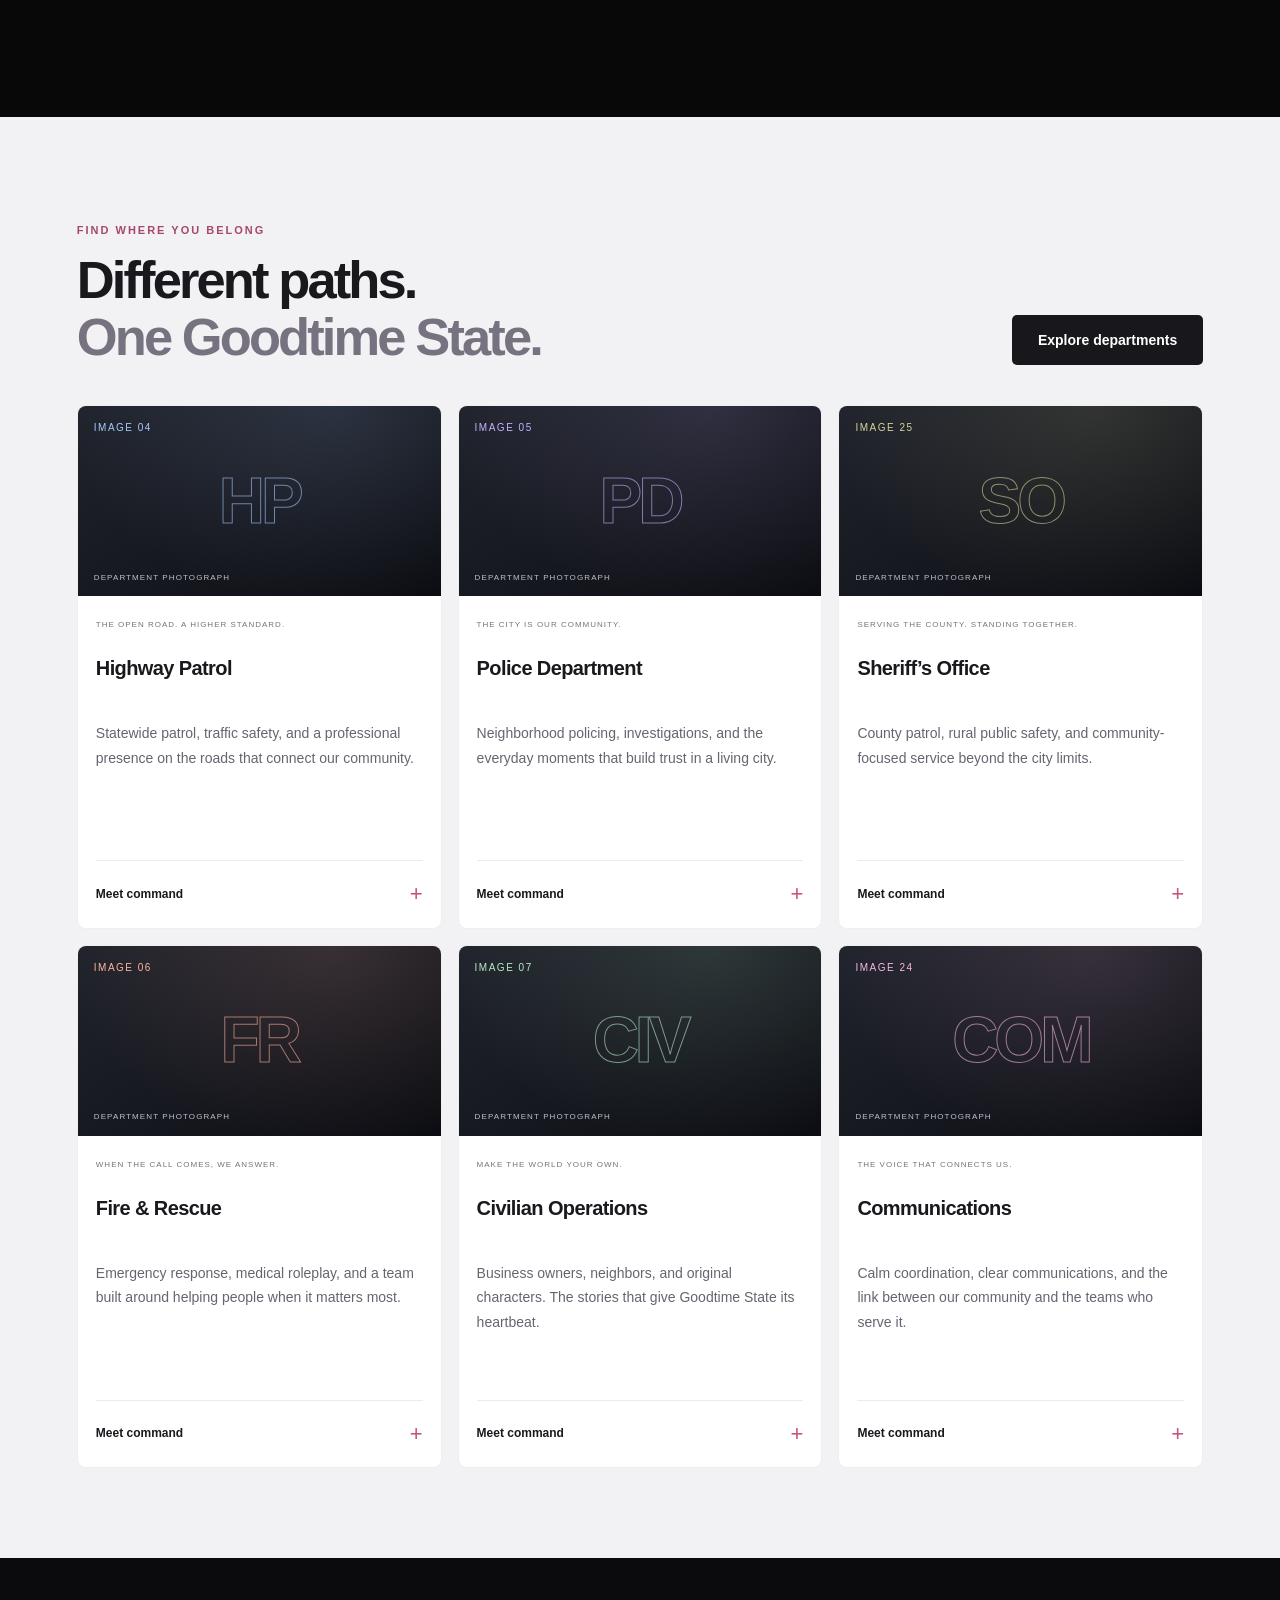
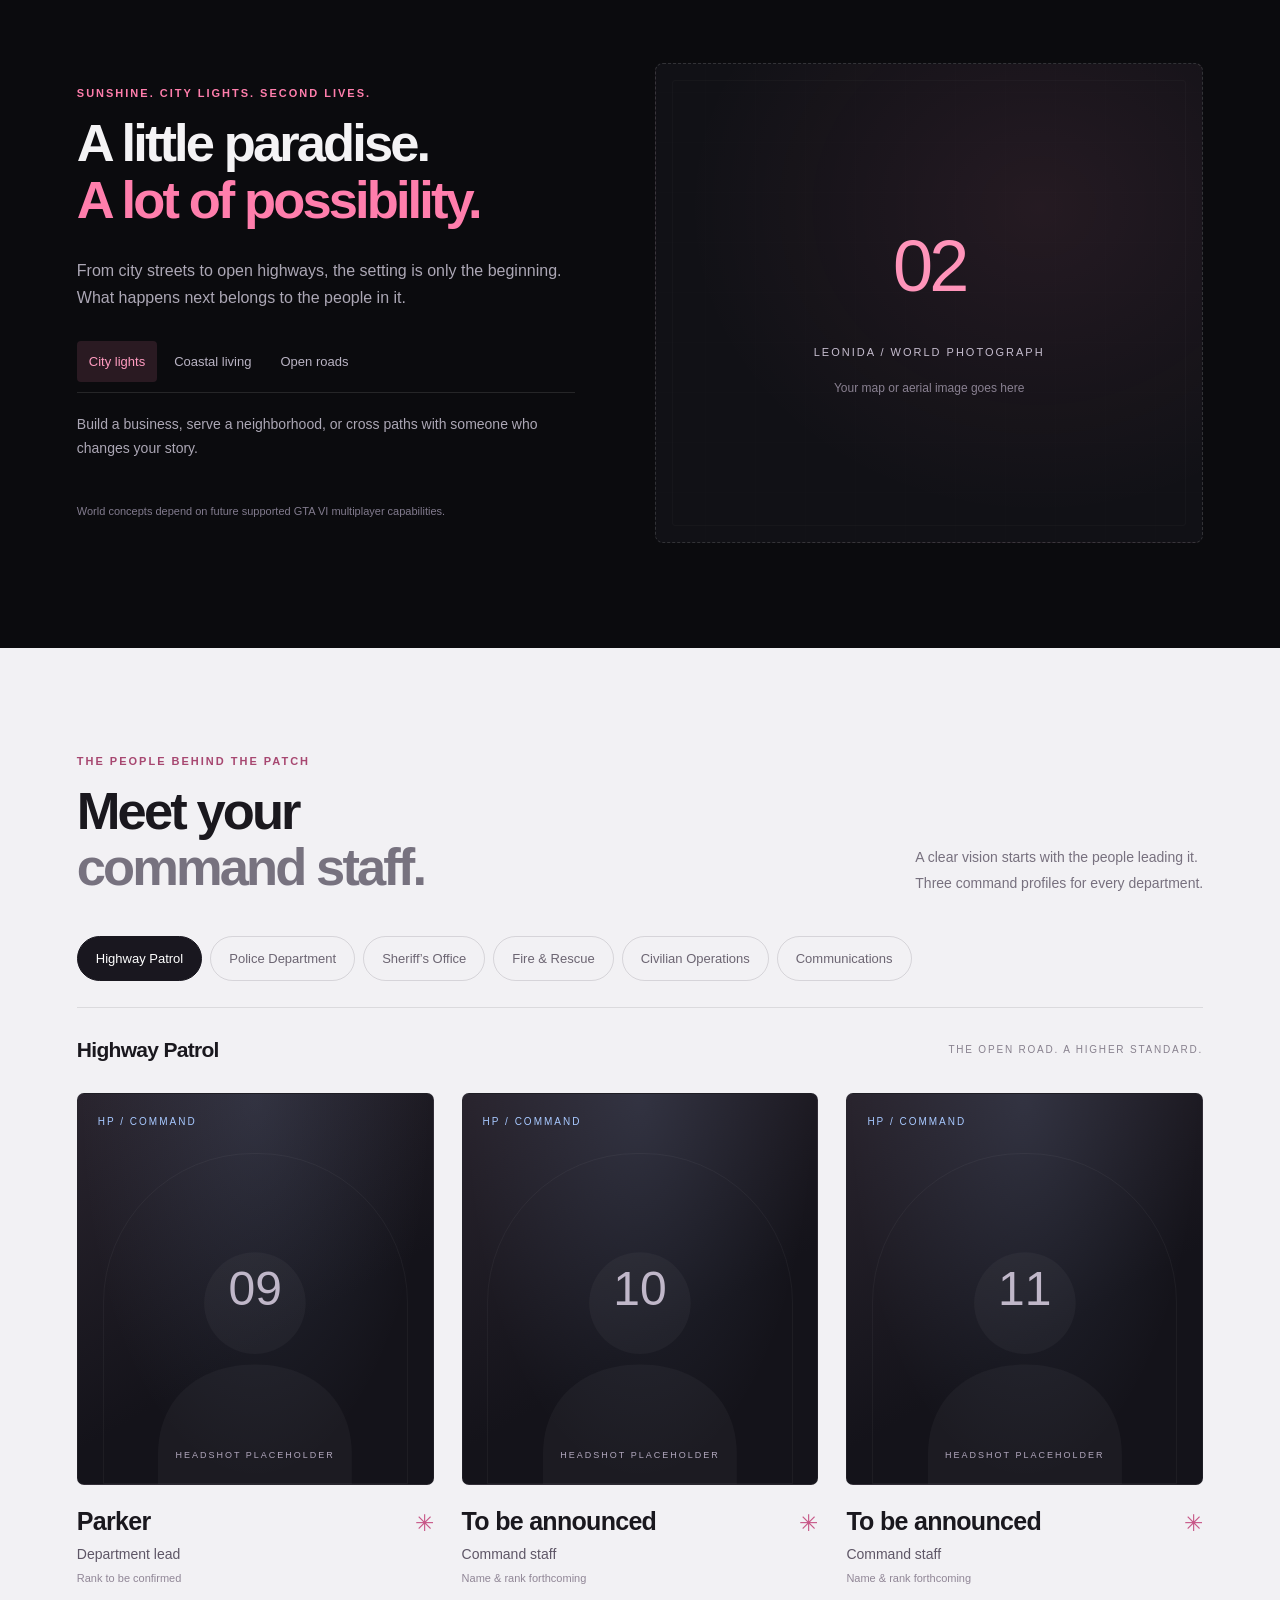
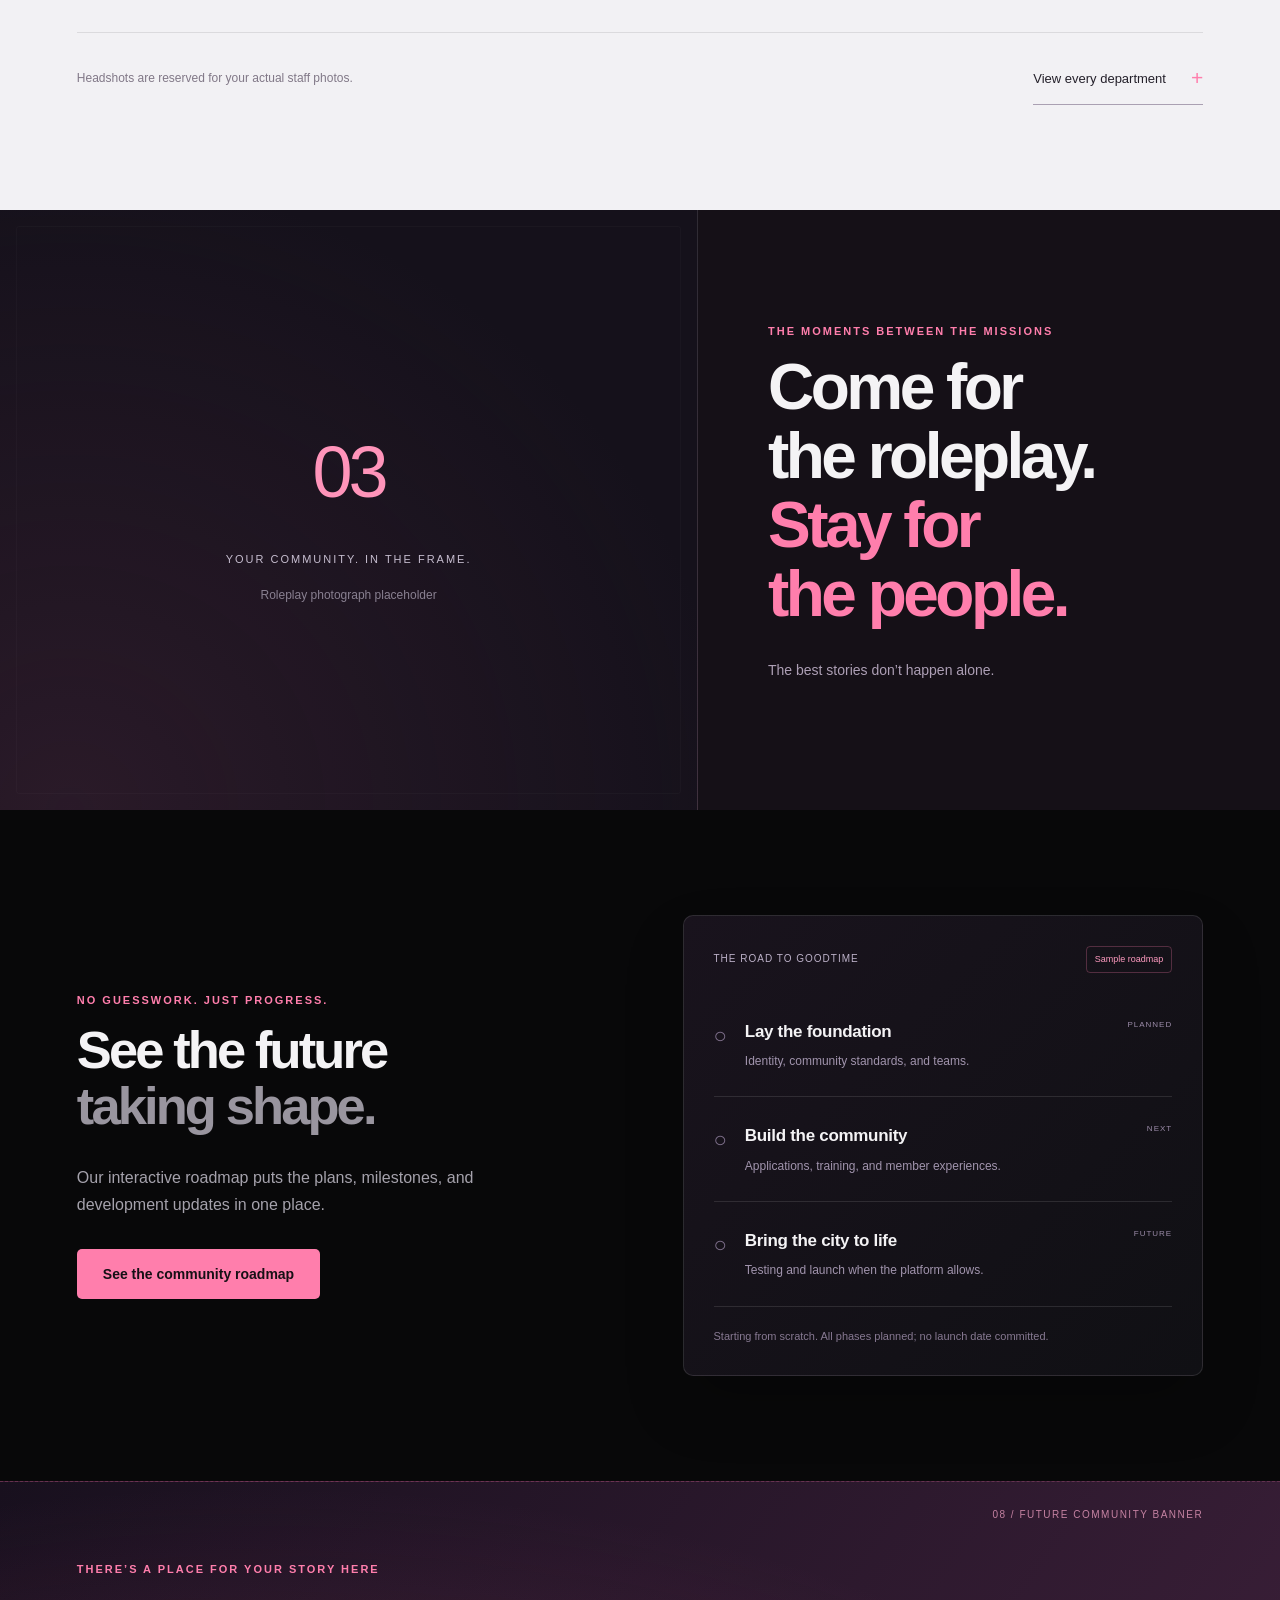
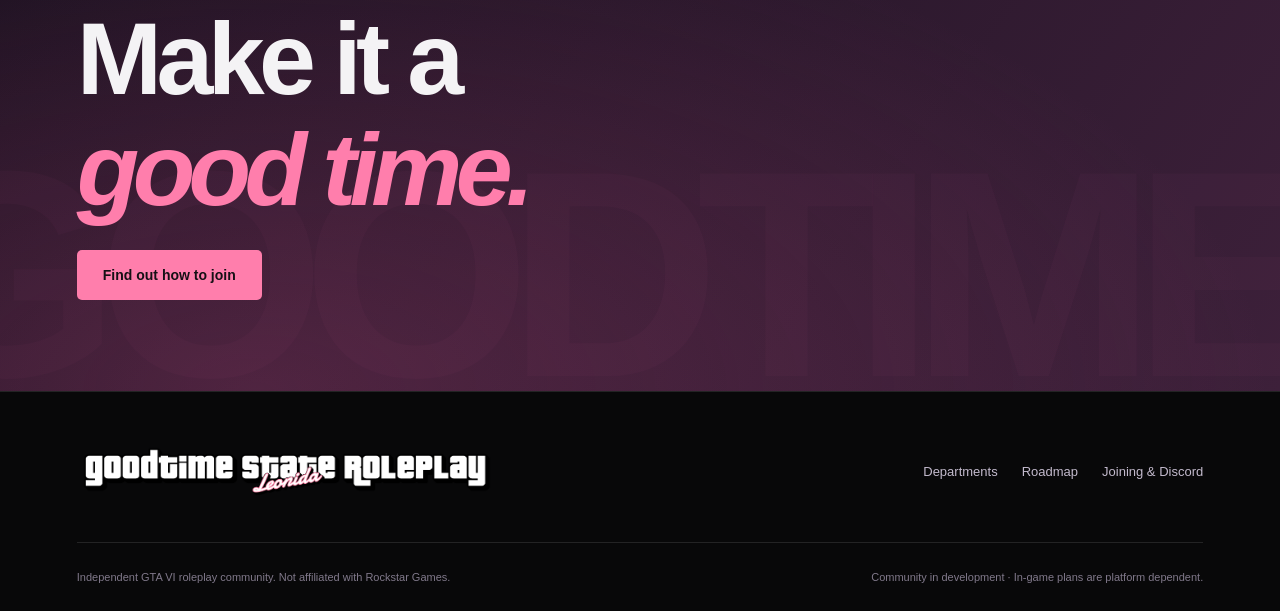
<file: SixM-Mockup.html>
<!doctype html><html lang="en"><head><meta charset="utf-8"><meta name="viewport" content="width=device-width,initial-scale=1"><meta name="theme-color" content="#080809"><meta name="description" content="Goodtime State Roleplay. Discover your next life in Leonida, meet our department command staff, and follow the GTA VI community roadmap."><title>Goodtime State Roleplay — Your next life</title><style>:root{color-scheme:dark;--bg:#080809;--surface:#111114;--line:#ffffff1c;--pink:#ff7eac;--ink:#f4f3f5;--muted:#a5a2ac;--light:#f2f1f4}*{box-sizing:border-box}html{scroll-behavior:smooth;scroll-padding-top:105px}body{margin:0;background:var(--bg);color:var(--ink);font:16px/1.65 -apple-system,BlinkMacSystemFont,'Segoe UI',sans-serif}button,input,select,textarea{font:inherit}button,a{-webkit-tap-highlight-color:transparent}button{cursor:pointer}button,a{color:inherit}a{text-decoration:none}button{border:0;background:none}button:focus-visible,a:focus-visible{outline:3px solid var(--pink);outline-offset:5px}.skip{position:fixed;top:-80px;left:15px;padding:12px;background:var(--pink);color:#090909;z-index:50}.skip:focus{top:10px}.site-header{height:100px;padding:0 5%;display:flex;align-items:center;justify-content:space-between;gap:30px;border-bottom:1px solid var(--line);background:#080809f2;backdrop-filter:blur(20px);position:sticky;top:0;z-index:10}.wordmark{display:block;width:300px;flex-shrink:0}.wordmark img{display:block;width:100%;height:auto}.site-header nav{display:flex;align-items:center;gap:30px}.site-header nav a{font-size:14px;color:#b8b5bf;padding:36px 0;position:relative}.site-header nav a:hover,.site-header nav a.active{color:white}.site-header nav a.active:after{content:'';position:absolute;width:5px;height:5px;border-radius:50%;background:var(--pink);bottom:19px;left:50%}.button{display:inline-flex;align-items:center;justify-content:center;min-height:50px;background:var(--pink);color:#161015;padding:15px 26px;border-radius:5px;font-size:14px;font-weight:650;line-height:1.3;transition:background .2s,transform .2s,box-shadow .2s;gap:10px}.button:hover{background:#ffa5c5;transform:translateY(-2px);box-shadow:0 10px 35px #ff7eac20}.button.small{min-height:44px;padding:12px 20px}.button.ghost{background:#17111b66;border:1px solid #ffffff40;color:white;backdrop-filter:blur(10px)}.button.ghost:hover{background:#ffffff14}.button.light{background:#18171c;color:white}.menu-toggle{display:none;font-size:25px;color:white}.hero{min-height:790px;min-height:calc(100svh - 100px);position:relative;isolation:isolate;overflow:hidden;padding:36px 5% 35px;display:flex;flex-direction:column;justify-content:space-between;background:#100d19}.hero-art{position:absolute;inset:0;z-index:-2;background:radial-gradient(ellipse at 50% 35%,#9e42664d,transparent 65%),linear-gradient(#0c0b16,#292039 70%,#14101b);overflow:hidden}.sun{position:absolute;width:470px;aspect-ratio:1;left:50%;top:14%;transform:translateX(-50%);border-radius:50%;background:linear-gradient(#e19db688,#b4678c20);box-shadow:0 0 180px #dc628433;mask-image:repeating-linear-gradient(0deg,#000 0,#000 15px,transparent 15px,transparent 17px)}.skyline{position:absolute;inset:10% -3% 0;background:url('skyline.svg') center bottom/cover no-repeat;filter:sepia(.6) saturate(.8) hue-rotate(280deg);opacity:.55;mix-blend-mode:screen}.hero-art:after{content:'';position:absolute;inset:0;background:linear-gradient(0deg,#080809 0%,#08080910 45%,#08080944),linear-gradient(90deg,#08080980,transparent 25%,transparent 75%,#08080980)}.hero-meta{display:flex;justify-content:space-between;gap:20px;font-size:11px;letter-spacing:2px;color:#d4c8d5}.development{display:flex;align-items:center;gap:8px}.development i{width:5px;height:5px;background:var(--pink);border-radius:50%}.hero-title{text-align:center;position:relative;z-index:1;margin:50px auto 70px;width:100%}.kicker{font-size:16px;color:#f3d7e4;margin-bottom:25px;letter-spacing:.8px}.hero h1{font-size:clamp(66px,8.7vw,142px);font-weight:900;letter-spacing:-.065em;line-height:.91;margin:20px auto 30px;text-shadow:0 4px 50px #0006}.hero h1 em{font-style:normal;color:var(--pink)}.hero-description{color:#ddd3df;font-size:17px;line-height:1.8}.hero-actions{display:flex;gap:14px;justify-content:center;margin-top:30px}.hero-bottom{display:flex;justify-content:space-between;align-items:center;gap:20px;z-index:1;font-size:10px;letter-spacing:1.8px;color:#bcb2c0}.photo-marker{border:1px dashed #ffffff30;padding:10px 15px;border-radius:3px;color:var(--pink)}.photo-marker span{color:#c0b4c4;margin-left:10px;letter-spacing:0;font-size:11px}.hero-caption{position:absolute;bottom:-40px;left:50%;transform:translateX(-50%);font-size:clamp(90px,20vw,320px);font-weight:900;letter-spacing:.08em;line-height:1;color:transparent;-webkit-text-stroke:1px #ffffff0c;z-index:-1;pointer-events:none}.marquee{border-block:1px solid #ffffff13;padding:20px 0;overflow:hidden;white-space:nowrap;background:#0b0b0e}.marquee>div{display:flex;gap:45px;width:max-content;font-size:17px;letter-spacing:3px;font-weight:700;animation:marquee 45s linear infinite}.marquee span{color:var(--pink)}.section{padding:105px 6%;max-width:1700px;margin:auto}.section-label{font-size:11px;letter-spacing:2px;line-height:1.6;font-weight:600;color:var(--pink);display:flex;gap:12px;align-items:center}.spark{font-size:25px}.intro-grid{display:grid;grid-template-columns:1.3fr 1fr;gap:70px;align-items:start;margin-top:27px}h2{font-size:clamp(36px,4.1vw,64px);letter-spacing:-.055em;line-height:1.08;margin:12px 0 30px;font-weight:750}h2 span{color:#99959f}h2 em{color:var(--pink);font-style:normal}p{margin-top:0}.intro-grid p{max-width:550px;color:#dedbe3}.intro-grid p.muted{color:var(--muted)}.text-link{display:inline-flex;gap:25px;align-items:center;font-size:14px;padding:8px 0;border-bottom:1px solid #ffffff40}.text-link span{color:var(--pink);font-size:21px}.principles{display:grid;grid-template-columns:repeat(3,1fr);gap:60px;margin-top:65px}.principles article{border-top:1px solid var(--line);padding-top:25px}.principles article>span{color:var(--pink);font-size:25px}.principles h3{font-size:20px;font-weight:600;margin:15px 0 10px;letter-spacing:-.5px}.principles p{color:var(--muted);font-size:15px;max-width:330px}.paths{max-width:none;background:var(--light);color:#19181d;padding-bottom:90px}.section-top{display:flex;justify-content:space-between;align-items:end;gap:35px;margin-bottom:40px}.section-top h2{margin-bottom:0}.paths .section-label,.command .section-label{color:#a74770}.paths h2 span,.command h2 span{color:#77727f}.path-grid{display:grid;grid-template-columns:repeat(3,minmax(0,1fr));gap:16px}.path-card{border:1px solid #21182712;background:white;display:block;border-radius:9px;overflow:hidden;transition:transform .3s,box-shadow .3s}.path-card:hover{transform:translateY(-7px);box-shadow:0 20px 40px #28152715}.path-image{height:190px;background:linear-gradient(145deg,#20232c,#0c0d12);position:relative;overflow:hidden;display:flex;align-items:center;justify-content:center}.path-image:before{content:'';position:absolute;inset:0;background:radial-gradient(ellipse at 70% 0,var(--dept-color),transparent 75%);opacity:.14}.path-code{font-size:64px;font-weight:850;letter-spacing:-4px;color:transparent;-webkit-text-stroke:1px var(--dept-color);opacity:.6}.path-image-number{position:absolute;top:14px;left:16px;font-size:10px;letter-spacing:1.5px;color:var(--dept-color)}.path-image-label{position:absolute;bottom:12px;left:16px;color:#bdc0ca;font-size:8px;letter-spacing:1.1px}.path-card-body{padding:22px 18px 15px}.path-card-body>span{font-size:8px;letter-spacing:1px;color:#7a707d;min-height:28px;display:block}.path-card h3{font-size:20px;line-height:1.25;margin:10px 0 15px;font-weight:650;letter-spacing:-.6px;min-height:50px}.path-card p{font-size:14px;line-height:1.75;color:#696370;min-height:125px}.path-link{display:flex;justify-content:space-between;align-items:center;border-top:1px solid #00000014;padding-top:15px;font-size:12px;font-weight:600}.path-link b{font-size:22px;font-weight:400;color:#c85082}.world{display:grid;grid-template-columns:1fr 1.1fr;align-items:center;gap:80px;background:#0b0b0e;max-width:none}.world-copy>p{color:#aca7b5;font-size:16px;max-width:510px}.world-tabs{display:flex;gap:5px;margin-top:30px;border-bottom:1px solid var(--line);padding-bottom:10px}.world-tabs button{color:#b9b3c3;padding:10px 12px;font-size:13px;border-radius:4px}.world-tabs button.active{background:#ff7eac20;color:#ff9bc0}.world-copy #worldDescription{font-size:14px;margin-top:20px;min-height:75px}.world small{font-size:11px;color:#827b8e;display:block}.image-placeholder{border:1px dashed #ffffff24;border-radius:8px;display:flex;align-items:center;justify-content:center;flex-direction:column;gap:18px;background:radial-gradient(ellipse at 80% 10%,#ff7eac0d,transparent 60%),#111116;position:relative;overflow:hidden}.image-placeholder:after{content:'';position:absolute;inset:16px;border:1px solid #ffffff06;pointer-events:none;border-radius:3px}.world-image{min-height:480px;background:repeating-linear-gradient(0deg,transparent,transparent 49px,#ffffff03 50px),repeating-linear-gradient(90deg,transparent,transparent 49px,#ffffff03 50px),radial-gradient(ellipse at 70% 30%,#ff7eac15,transparent 65%),#111116}.image-number{font-size:72px;font-weight:250;color:#ff94ba;letter-spacing:-4px}.image-placeholder>span:not(.image-number){font-size:11px;letter-spacing:2px;color:#c6bdcf;text-align:center}.image-placeholder small{color:#898091;font-size:12px}.command{max-width:none;background:var(--light);color:#1a181e}.section-aside{font-size:14px;line-height:1.8;color:#77707e;margin-bottom:0}.department-tabs{display:flex;gap:8px;flex-wrap:wrap;padding-bottom:26px;border-bottom:1px solid #17121c1a}.department-tabs button{border:1px solid #1b142321;border-radius:30px;font-size:13px;padding:11px 18px;color:#6c6572;transition:background .2s}.department-tabs button.active{background:#19171f;color:#fff;border-color:#19171f}.department-tabs button:hover{border-color:#bb5a85}.command-heading{display:flex;justify-content:space-between;align-items:center;gap:20px;padding:25px 0}.command-heading h3{font-size:21px;margin:0;letter-spacing:-.7px}.command-heading>span{font-size:10px;letter-spacing:1.8px;color:#88818e}.profile-grid{display:grid;grid-template-columns:repeat(3,minmax(0,1fr));gap:28px}.profile{min-width:0}.portrait{aspect-ratio:4/4.4;background:linear-gradient(150deg,#29242e,#14131a 60%);position:relative;border-radius:7px;overflow:hidden;isolation:isolate;border:1px solid #ffffff0c}.portrait:before{content:'';position:absolute;inset:0;background:radial-gradient(ellipse at 50% 0,var(--dept-color),transparent 70%);opacity:.12;z-index:-1}.portrait:after{content:'';position:absolute;left:7%;right:7%;bottom:0;top:15%;border:1px solid #ffffff0b;border-radius:150px 150px 0 0;z-index:-1}.portrait svg{position:absolute;width:80%;height:85%;left:10%;bottom:-9%;fill:#ffffff09}.portrait-id{position:absolute;left:20px;top:20px;font-size:10px;letter-spacing:2px;color:var(--dept-color)}.headshot-number{position:absolute;left:50%;top:50%;transform:translate(-50%,-50%);font-size:48px;font-weight:250;color:#c0b7c9}.portrait-caption{position:absolute;bottom:22px;left:0;right:0;text-align:center;font-size:9px;letter-spacing:2px;color:#b1a7bd}.profile-info{display:flex;justify-content:space-between;padding:20px 0;gap:10px}.profile-info h3{font-size:25px;letter-spacing:-.7px;margin:0 0 5px;line-height:1.3}.profile-info p{font-size:14px;color:#5e5666;margin:0}.profile-info p span{display:block;font-size:11px;color:#908696;margin-top:3px}.profile-mark{font-size:23px;color:#c75787}.command-footer{display:flex;justify-content:space-between;align-items:center;gap:25px;margin-top:25px;border-top:1px solid #17121c1a;padding-top:20px;color:#817887;font-size:12px}.command-footer .text-link{color:#24202a;border-color:#aaa0b2;font-size:13px}.story-section{display:grid;grid-template-columns:1.2fr 1fr;min-height:600px}.story-image{border-radius:0;border:0;border-right:1px solid var(--line);min-height:550px;background:radial-gradient(ellipse at 10% 100%,#62314c45,transparent 75%),#15111b}.story-quote{padding:90px 12%;background:#151017;display:flex;flex-direction:column;justify-content:center}.story-quote h2{font-size:clamp(42px,5vw,76px)}.story-quote p{font-size:14px;color:#ad9fb5}.build{display:grid;grid-template-columns:1fr 1fr;align-items:center;gap:85px}.build-heading p{color:var(--muted);max-width:450px}.build-heading .button{margin-top:15px}.build-card{border:1px solid #ffffff1c;border-radius:10px;background:linear-gradient(135deg,#19131d,#101014);padding:30px;box-shadow:0 30px 60px #0003}.build-card-top{display:flex;justify-content:space-between;align-items:center;gap:10px;font-size:10px;letter-spacing:1px;margin-bottom:20px;color:#bbb0c7}.tag{border:1px solid #ff7eac44;padding:5px 8px;font-size:9px;letter-spacing:0;border-radius:4px;color:#ff9bc0}.phase{display:flex;align-items:start;gap:18px;padding:25px 0;border-bottom:1px solid var(--line)}.phase-icon{font-size:22px;color:#7f708c}.phase.current .phase-icon{color:var(--pink)}.phase h3{font-size:17px;margin:0 0 6px;letter-spacing:-.3px;font-weight:550}.phase p{font-size:12px;color:#a194ad;margin:0}.phase>span:last-child{font-size:8px;margin-left:auto;color:#9b8ba8;letter-spacing:1px}.phase.current>span:last-child{color:var(--pink)}.build-note{font-size:11px;color:#877992;margin:20px 0 0}.closing{min-height:510px;position:relative;isolation:isolate;overflow:hidden;padding:80px 6%;background:#251424}.closing-placeholder{position:absolute;inset:0;z-index:-1;background:radial-gradient(ellipse at 20% 100%,#a3407155,transparent 70%),linear-gradient(125deg,#18101e,#3d203a);border-top:1px dashed #ff7eac30}.closing-placeholder:after{content:'GOODTIME';position:absolute;right:-2%;bottom:0;font-size:23vw;line-height:.8;font-weight:900;letter-spacing:-.08em;color:#ff7eac07}.closing-placeholder>span{position:absolute;top:25px;right:6%;color:#c582a2;font-size:10px;letter-spacing:1.5px}.closing-content{max-width:1200px;margin:auto}.closing h2{font-size:clamp(65px,8vw,120px);margin:25px 0}.closing h2 em{font-style:italic;letter-spacing:-.065em}.site-footer{padding:50px 6% 25px;background:#080809;border-top:1px solid var(--line)}.footer-top{display:flex;justify-content:space-between;align-items:center;gap:30px}.footer-top .wordmark{width:420px;max-width:100%}.footer-links{display:flex;gap:24px;font-size:13px;color:#c3bacd}.footer-links button{font-size:13px;padding:0}.footer-bottom{display:flex;justify-content:space-between;gap:25px;border-top:1px solid var(--line);margin-top:40px;padding-top:25px;color:#81798b;font-size:11px}.footer-bottom p{margin:0}dialog{background:#17111c;color:#f1e9f6;border:1px solid #ff7eac44;width:min(560px,92vw);border-radius:12px;padding:40px;max-height:90vh}dialog::backdrop{background:#000b;backdrop-filter:blur(8px)}dialog h2{font-size:42px;margin:25px 0}dialog p{color:#bcb0c8;font-size:15px}dialog .close{position:absolute;right:15px;top:10px;font-size:27px;color:#c6b8d4}dialog .notice{background:#ff7eac0c;border:1px solid #ff7eac30;padding:15px;font-size:13px;border-radius:5px;color:#e6bdd0;margin:20px 0}.directory-hero{padding-top:85px;padding-bottom:60px;background:radial-gradient(ellipse at 80% 0,#e7629820,transparent 65%);max-width:none}.directory-hero h1{font-size:clamp(52px,7vw,105px);line-height:1.02;letter-spacing:-.06em;margin:30px 0}.directory-hero h1 em{font-style:normal;color:var(--pink)}.directory-hero>p{color:#bbb0c7;font-size:17px}.directory-nav{display:flex;flex-wrap:wrap;gap:10px;margin:40px 0 25px}.directory-nav a{font-size:13px;border:1px solid #ffffff26;padding:9px 15px;border-radius:30px}.directory-nav a:hover{background:#ff7eac1c;border-color:var(--pink)}.directory-note{font-size:12px;color:#998ba5;max-width:750px}.directory-department{max-width:none;background:var(--light);color:#19171d;border-bottom:1px solid #1b12211c;padding-top:65px;padding-bottom:65px}.directory-department:nth-child(even){background:#e8e6ec}.directory-heading{display:flex;justify-content:space-between;align-items:center;gap:50px;margin-bottom:35px}.directory-heading .section-label{color:#a24972}.directory-heading h2{margin:15px 0 0;font-size:48px}.directory-heading>p{max-width:410px;font-size:15px;color:#706575}.directory-end{text-align:center}.directory-end p{color:var(--muted)}@keyframes marquee{to{transform:translateX(-50%)}}@media(min-width:1700px){.section{padding-inline:max(6%,calc((100vw - 1500px)/2))}}@media(max-width:1150px){.site-header{padding-inline:4%;gap:20px}.wordmark{width:245px}.site-header nav{gap:20px}.site-header nav a{font-size:12px}.button.small{font-size:12px;padding:12px 16px}.hero{min-height:730px}.hero h1{font-size:90px}.section{padding:80px 5%}.intro-grid{gap:40px}.path-grid{grid-template-columns:repeat(3,minmax(0,1fr))}.path-card p{min-height:100px}.path-card h3{min-height:0}.path-card:nth-child(4),.path-card:nth-child(5){grid-column:auto}.world{gap:35px}.world-image{min-height:400px}.profile-grid{gap:20px}.build{gap:40px}.build-card{padding:23px}.footer-top .wordmark{width:320px}}@media(max-width:760px){.site-header{height:78px;padding-inline:5%;gap:10px}.site-header .wordmark{width:225px;max-width:65%}.site-header>.button{display:none}.menu-toggle{display:block}.site-header nav{display:none;position:absolute;left:0;right:0;top:78px;background:#111015;padding:20px 5%;border-bottom:1px solid var(--line);gap:10px;flex-direction:column;align-items:stretch}.site-header nav a{padding:10px;font-size:15px}.site-header nav a.active:after{display:none}.site-header.menu-open nav{display:flex}.hero{min-height:730px;min-height:calc(100svh - 78px);padding:24px 5%}.hero-meta{font-size:8px;letter-spacing:1px}.development{font-size:7px;gap:5px}.hero-title{margin:65px auto 60px}.hero h1{font-size:clamp(46px,10.4vw,78px);letter-spacing:-.065em;line-height:.98}.kicker{font-size:14px;margin-bottom:20px}.hero-description{font-size:14px}.hero-actions{gap:10px}.hero-actions .button{font-size:12px;padding:13px 16px}.hero-bottom{font-size:8px;letter-spacing:1px;flex-direction:column;align-items:start;gap:15px}.photo-marker{font-size:8px;padding:6px 10px}.photo-marker span{font-size:9px}.sun{width:330px;top:15%}.skyline{background-position:60% bottom;opacity:.4}.hero-caption{bottom:0;font-size:21vw}.marquee{padding:15px 0}.marquee>div{font-size:12px;gap:25px;letter-spacing:2px}.section{padding:60px 6%}.section-label{font-size:9px;letter-spacing:1.6px}.intro-grid,.world,.build{grid-template-columns:1fr;gap:30px}.intro-grid{margin-top:20px}h2{font-size:38px}.intro-grid h2{margin-bottom:5px}.intro-grid p{font-size:15px}.principles{gap:22px;margin-top:40px}.principles h3{font-size:16px}.principles p{font-size:12px;line-height:1.8}.section-top{display:block}.section-top .button{margin-top:25px}.path-grid{grid-template-columns:repeat(2,minmax(0,1fr));gap:12px}.path-card:last-child{grid-column:1/-1;display:grid;grid-template-columns:1fr 1fr}.path-card:last-child .path-image{height:100%}.path-image{height:170px}.path-code{font-size:52px}.path-card-body{padding:16px 12px}.path-card-body>span{font-size:7px;min-height:30px}.path-card h3{font-size:18px;min-height:45px}.path-card p{font-size:12px;min-height:130px}.path-card:last-child p{min-height:0}.path-image-label{font-size:6px;left:12px}.path-image-number{font-size:8px;left:12px}.path-link{font-size:11px}.world-image{min-height:320px}.world-copy #worldDescription{min-height:60px}.world-tabs button{font-size:12px;padding:10px}.section-aside{margin-top:20px;font-size:13px}.department-tabs{gap:7px;padding-bottom:20px}.department-tabs button{font-size:11px;padding:8px 11px}.command-heading{align-items:start;flex-direction:column;gap:5px}.command-heading h3{font-size:20px}.command-heading>span{font-size:8px}.profile-grid{gap:12px}.portrait{aspect-ratio:3/4.5;border-radius:5px}.portrait-id{font-size:6px;letter-spacing:.5px;left:8px;top:12px}.portrait-caption{font-size:5px;letter-spacing:.7px;bottom:14px}.headshot-number{font-size:30px}.profile-info{padding-top:13px;gap:4px}.profile-info h3{font-size:17px;line-height:1.35}.profile-info p{font-size:10px}.profile-info p span{font-size:8px;line-height:1.6}.profile-mark{display:none}.command-footer{flex-direction:column;align-items:start;font-size:11px;gap:10px}.story-section{grid-template-columns:1fr}.story-image{min-height:330px;order:2}.story-quote{padding:60px 6%}.story-quote h2{font-size:55px}.build-card{padding:23px}.phase{gap:12px}.phase h3{font-size:16px}.phase p{font-size:11px}.build-card-top{font-size:8px}.tag{font-size:8px}.closing{padding:85px 6% 60px;min-height:440px}.closing h2{font-size:72px}.closing-placeholder>span{font-size:8px}.site-footer{padding:40px 6% 25px}.footer-top{flex-direction:column;align-items:start}.footer-top .wordmark{width:350px}.footer-links{gap:22px;font-size:12px}.footer-links button{font-size:12px}.footer-bottom{flex-direction:column;gap:10px;font-size:10px;margin-top:30px}.directory-hero h1{font-size:55px}.directory-hero>p{font-size:15px}.directory-heading{display:block;margin-bottom:25px}.directory-heading h2{font-size:35px}.directory-heading>p{margin:20px 0 0;font-size:14px}.directory-nav{gap:8px;margin-top:25px}.directory-nav a{font-size:11px;padding:8px 12px}.directory-note{font-size:11px}.directory-department{padding-top:45px;padding-bottom:35px}dialog{padding:30px}dialog h2{font-size:35px}}@media(prefers-reduced-motion:reduce){html{scroll-behavior:auto}*,*:before,*:after{animation:none!important;transition:none!important}}

/* Six departments form balanced rows on desktop and mobile. */
@media(max-width:760px){.path-card:last-child{grid-column:auto;display:block}.path-card:last-child .path-image{height:170px}.path-card:last-child p{min-height:130px}}
</style></head><body>
<a class="skip" href="#main">Skip to content</a><header class="site-header"><a href="index.html" class="wordmark" aria-label="Goodtime State Roleplay home"><img src="assets/goodtime-state-logo.png" alt="Goodtime State Roleplay — Leonida" width="8192" height="1160"></a><nav aria-label="Main navigation"><a class="active" href="index.html">The community</a><a href="departments.html">Departments</a><a href="roadmap.html">Roadmap</a></nav><button class="button small join">Join the story</button><button class="menu-toggle" aria-label="Toggle navigation" aria-expanded="false">☰</button></header>
<main id="main"><section class="hero"><div class="hero-art" aria-hidden="true"><div class="sun"></div><div class="skyline"></div><div class="horizon"></div></div><div class="hero-meta"><span>GTA VI ROLEPLAY / LEONIDA</span><span class="development"><i></i> COMMUNITY IN DEVELOPMENT</span></div><div class="hero-title"><p class="kicker">A different state of mind.</p><h1>YOUR NEXT LIFE<br>STARTS <em>HERE.</em></h1><p class="hero-description">Big dreams. Late nights. Stories that stay with you.<br>Welcome to Goodtime State.</p><div class="hero-actions"><a class="button" href="#paths">Find your story</a><a class="button ghost" href="roadmap.html">Explore the roadmap</a></div></div><div class="hero-bottom"><span>YOUR STORY. YOUR PEOPLE. YOUR STATE.</span><span class="photo-marker">IMAGE 01 <span>Future hero photograph</span></span></div><div class="hero-caption" aria-hidden="true">LEONIDA</div></section>
<div class="marquee" aria-hidden="true"><div>GOOD PEOPLE. GREAT STORIES. <span>✳</span> WELCOME TO GOODTIME. <span>✳</span> GOOD PEOPLE. GREAT STORIES. <span>✳</span> WELCOME TO GOODTIME. <span>✳</span></div></div>
<section class="intro section"><div class="section-label"><span class="spark">✳</span> THIS IS GOODTIME STATE</div><div class="intro-grid"><h2>More than a character.<br><span>A life worth playing.</span></h2><div><p>Some people come to protect the city. Some come to build something of their own. Everyone brings a story.</p><p class="muted">We’re shaping a GTA VI roleplay community around creative freedom, believable characters, and the people who make it all matter.</p><a class="text-link" href="#command">Meet the people leading the way <span>+</span></a></div></div><div class="principles"><article><span>✧</span><h3>Real stories</h3><p>Decisions with meaning. Characters with depth. A world you help write.</p></article><article><span>◎</span><h3>Good people</h3><p>Respect is the foundation. Collaboration is what brings the city to life.</p></article><article><span>⌘</span><h3>Shared ambition</h3><p>Clear standards, thoughtful leadership, and a future built together.</p></article></div></section>
<section id="paths" class="section paths"><div class="section-top"><div><div class="section-label">FIND WHERE YOU BELONG</div><h2>Different paths.<br><span>One Goodtime State.</span></h2></div><a href="departments.html" class="button light">Explore departments</a></div><div class="path-grid" id="pathCards"></div></section>
<section class="world section"><div class="world-copy"><div class="section-label">SUNSHINE. CITY LIGHTS. SECOND LIVES.</div><h2>A little paradise.<br><em>A lot of possibility.</em></h2><p>From city streets to open highways, the setting is only the beginning. What happens next belongs to the people in it.</p><div class="world-tabs" role="group" aria-label="Explore the world"><button class="active" data-zone="city" aria-pressed="true">City lights</button><button data-zone="coast" aria-pressed="false">Coastal living</button><button data-zone="highway" aria-pressed="false">Open roads</button></div><p id="worldDescription" aria-live="polite">Build a business, serve a neighborhood, or cross paths with someone who changes your story.</p><small>World concepts depend on future supported GTA VI multiplayer capabilities.</small></div><div class="image-placeholder world-image"><span class="image-number">02</span><span>LEONIDA / WORLD PHOTOGRAPH</span><small>Your map or aerial image goes here</small></div></section>
<section id="command" class="section command"><div class="section-top"><div><div class="section-label">THE PEOPLE BEHIND THE PATCH</div><h2>Meet your<br><span>command staff.</span></h2></div><p class="section-aside">A clear vision starts with the people leading it.<br>Three command profiles for every department.</p></div><div id="departmentTabs" class="department-tabs" role="group" aria-label="Choose department command staff"></div><div id="commandHeading" class="command-heading"></div><div id="commandProfiles" class="profile-grid" aria-live="polite"></div><div class="command-footer"><span>Headshots are reserved for your actual staff photos.</span><a class="text-link" href="departments.html">View every department <span>+</span></a></div></section>
<section class="story-section"><div class="image-placeholder story-image"><span class="image-number">03</span><span>YOUR COMMUNITY. IN THE FRAME.</span><small>Roleplay photograph placeholder</small></div><div class="story-quote"><div class="section-label">THE MOMENTS BETWEEN THE MISSIONS</div><h2>Come for<br>the roleplay.<br><em>Stay for<br>the people.</em></h2><p>The best stories don’t happen alone.</p></div></section>
<section class="section build"><div class="build-heading"><div class="section-label">NO GUESSWORK. JUST PROGRESS.</div><h2>See the future<br><span>taking shape.</span></h2><p>Our interactive roadmap puts the plans, milestones, and development updates in one place.</p><a href="roadmap.html" class="button">See the community roadmap</a></div><div class="build-card"><div class="build-card-top"><span>THE ROAD TO GOODTIME</span><span class="tag">Sample roadmap</span></div><div class="phase"><span class="phase-icon">○</span><div><h3>Lay the foundation</h3><p>Identity, community standards, and teams.</p></div><span>PLANNED</span></div><div class="phase"><span class="phase-icon">○</span><div><h3>Build the community</h3><p>Applications, training, and member experiences.</p></div><span>NEXT</span></div><div class="phase"><span class="phase-icon">○</span><div><h3>Bring the city to life</h3><p>Testing and launch when the platform allows.</p></div><span>FUTURE</span></div><p class="build-note">Starting from scratch. All phases planned; no launch date committed.</p></div></section>
<section class="closing"><div class="closing-placeholder" aria-label="Image placeholder 08"><span>08 / FUTURE COMMUNITY BANNER</span></div><div class="closing-content"><div class="section-label">THERE’S A PLACE FOR YOUR STORY HERE</div><h2>Make it a<br><em>good time.</em></h2><button class="button join">Find out how to join</button></div></section></main>
<footer class="site-footer"><div class="footer-top"><a class="wordmark" href="index.html"><img src="assets/goodtime-state-logo.png" alt="Goodtime State Roleplay — Leonida" width="8192" height="1160"></a><div class="footer-links"><a href="departments.html">Departments</a><a href="roadmap.html">Roadmap</a><button class="join">Joining & Discord</button></div></div><div class="footer-bottom"><p>Independent GTA VI roleplay community. Not affiliated with Rockstar Games.</p><p>Community in development · In-game plans are platform dependent.</p></div></footer><dialog id="siteModal" aria-labelledby="modalTitle"><button class="close" aria-label="Close dialog">×</button><div id="modalContent"></div></dialog><script>const departments=[
{id:'highway',name:'Highway Patrol',short:'Highway Patrol',code:'HP',motto:'THE OPEN ROAD. A HIGHER STANDARD.',description:'Statewide patrol, traffic safety, and a professional presence on the roads that connect our community.',lead:'Parker',image:'04',start:9,color:'#a7c8ff'},
{id:'police',name:'Police Department',short:'Police Department',code:'PD',motto:'THE CITY IS OUR COMMUNITY.',description:'Neighborhood policing, investigations, and the everyday moments that build trust in a living city.',lead:'Garrett',image:'05',start:12,color:'#c1b3ff'},
{id:'sheriff',name:'Sheriff’s Office',short:'Sheriff’s Office',code:'SO',motto:'SERVING THE COUNTY. STANDING TOGETHER.',description:'County patrol, rural public safety, and community-focused service beyond the city limits.',lead:null,image:'25',start:26,color:'#d5d49b'},
{id:'fire',name:'Fire & Rescue',short:'Fire & Rescue',code:'FR',motto:'WHEN THE CALL COMES, WE ANSWER.',description:'Emergency response, medical roleplay, and a team built around helping people when it matters most.',lead:null,image:'06',start:15,color:'#ffb3a0'},
{id:'civilian',name:'Civilian Operations',short:'Civilian Operations',code:'CIV',motto:'MAKE THE WORLD YOUR OWN.',description:'Business owners, neighbors, and original characters. The stories that give Goodtime State its heartbeat.',lead:null,image:'07',start:18,color:'#b6e9c8'},
{id:'communications',name:'Communications',short:'Communications',code:'COM',motto:'THE VOICE THAT CONNECTS US.',description:'Calm coordination, clear communications, and the link between our community and the teams who serve it.',lead:null,image:'24',start:21,color:'#f5b9da'}
];
const silhouette='<svg viewBox="0 0 240 270" aria-hidden="true"><circle cx="120" cy="92" r="43"/><path d="M38 270v-50c0-48 35-76 82-76s82 28 82 76v50z"/></svg>';
function profiles(d){return Array.from({length:3},(_,i)=>{const number=String(d.start+i).padStart(2,'0'),name=i===0&&d.lead?d.lead:'To be announced';return `<article class="profile" style="--dept-color:${d.color}"><div class="portrait" role="img" aria-label="Headshot placeholder ${number} for ${name}, ${d.name}"><span class="portrait-id">${d.code} / COMMAND</span>${silhouette}<span class="headshot-number">${number}</span><span class="portrait-caption">HEADSHOT PLACEHOLDER</span></div><div class="profile-info"><div><h3>${name}</h3><p>${i===0?'Department lead':'Command staff'}<span>${i===0&&d.lead?'Rank to be confirmed':'Name & rank forthcoming'}</span></p></div><span class="profile-mark">✳</span></div></article>`}).join('')}
const pathCards=document.querySelector('#pathCards');if(pathCards)pathCards.innerHTML=departments.map(d=>`<a class="path-card" href="departments.html#${d.id}" style="--dept-color:${d.color}"><div class="path-image"><span class="path-code">${d.code}</span><span class="path-image-number">IMAGE ${d.image}</span><span class="path-image-label">DEPARTMENT PHOTOGRAPH</span></div><div class="path-card-body"><span>${d.motto}</span><h3>${d.name}</h3><p>${d.description}</p><div class="path-link">Meet command <b>+</b></div></div></a>`).join('');
const tabs=document.querySelector('#departmentTabs');function chooseDepartment(id){const d=departments.find(x=>x.id===id);document.querySelectorAll('[data-department]').forEach(b=>{const selected=b.dataset.department===id;b.classList.toggle('active',selected);b.setAttribute('aria-pressed',String(selected))});document.querySelector('#commandHeading').innerHTML=`<h3>${d.name}</h3><span>${d.motto}</span>`;document.querySelector('#commandProfiles').innerHTML=profiles(d)}
if(tabs){tabs.innerHTML=departments.map(d=>`<button data-department="${d.id}" aria-pressed="false">${d.short}</button>`).join('');tabs.querySelectorAll('button').forEach(b=>b.onclick=()=>chooseDepartment(b.dataset.department));chooseDepartment('highway')}
const directory=document.querySelector('#departmentDirectory');if(directory)directory.innerHTML=departments.map(d=>`<section class="directory-department section" id="${d.id}"><div class="directory-heading"><div><div class="section-label">${d.code} / ${d.motto}</div><h2>${d.name}</h2></div><p>${d.description}</p></div><div class="profile-grid">${profiles(d)}</div></section>`).join('');
const zones={city:'Build a business, serve a neighborhood, or cross paths with someone who changes your story.',coast:'Coastal communities, slower afternoons, and new connections. Discover the stories beyond the downtown streets.',highway:'Patrol the roads that connect us, explore the county, and let the next turn lead to a new chapter.'};document.querySelectorAll('[data-zone]').forEach(b=>b.onclick=()=>{document.querySelectorAll('[data-zone]').forEach(x=>{x.classList.toggle('active',x===b);x.setAttribute('aria-pressed',String(x===b))});document.querySelector('#worldDescription').textContent=zones[b.dataset.zone]});
const modal=document.querySelector('#siteModal');document.querySelectorAll('.join').forEach(b=>b.onclick=()=>{document.querySelector('#modalContent').innerHTML='<div class="section-label">YOUR NEXT CHAPTER</div><h2 id="modalTitle">Good things<br>are taking shape.</h2><p>Applications and our Discord invitation will appear here when the community is ready.</p><div class="notice">Recruitment is not open yet. This concept does not collect personal details or applications.</div><a class="button" href="roadmap.html">Follow our progress</a>';modal.showModal()});if(modal){modal.querySelector('.close').onclick=()=>modal.close();modal.addEventListener('click',e=>{if(e.target===modal){const r=modal.getBoundingClientRect();if(e.clientX<r.left||e.clientX>r.right||e.clientY<r.top||e.clientY>r.bottom)modal.close()}})}
const menu=document.querySelector('.menu-toggle');if(menu){menu.onclick=()=>{const expanded=menu.getAttribute('aria-expanded')!=='true';menu.setAttribute('aria-expanded',String(expanded));document.querySelector('.site-header').classList.toggle('menu-open',expanded)};document.querySelectorAll('.site-header nav a').forEach(a=>a.addEventListener('click',()=>{menu.setAttribute('aria-expanded','false');document.querySelector('.site-header').classList.remove('menu-open')}))}
</script></body></html>
</file>
<file: home.css>
:root{color-scheme:dark;--bg:#080809;--surface:#111114;--line:#ffffff1c;--pink:#ff7eac;--ink:#f4f3f5;--muted:#a5a2ac;--light:#f2f1f4}*{box-sizing:border-box}html{scroll-behavior:smooth;scroll-padding-top:105px}body{margin:0;background:var(--bg);color:var(--ink);font:16px/1.65 -apple-system,BlinkMacSystemFont,'Segoe UI',sans-serif}button,input,select,textarea{font:inherit}button,a{-webkit-tap-highlight-color:transparent}button{cursor:pointer}button,a{color:inherit}a{text-decoration:none}button{border:0;background:none}button:focus-visible,a:focus-visible{outline:3px solid var(--pink);outline-offset:5px}.skip{position:fixed;top:-80px;left:15px;padding:12px;background:var(--pink);color:#090909;z-index:50}.skip:focus{top:10px}.site-header{height:100px;padding:0 5%;display:flex;align-items:center;justify-content:space-between;gap:30px;border-bottom:1px solid var(--line);background:#080809f2;backdrop-filter:blur(20px);position:sticky;top:0;z-index:10}.wordmark{display:block;width:300px;flex-shrink:0}.wordmark img{display:block;width:100%;height:auto}.site-header nav{display:flex;align-items:center;gap:30px}.site-header nav a{font-size:14px;color:#b8b5bf;padding:36px 0;position:relative}.site-header nav a:hover,.site-header nav a.active{color:white}.site-header nav a.active:after{content:'';position:absolute;width:5px;height:5px;border-radius:50%;background:var(--pink);bottom:19px;left:50%}.button{display:inline-flex;align-items:center;justify-content:center;min-height:50px;background:var(--pink);color:#161015;padding:15px 26px;border-radius:5px;font-size:14px;font-weight:650;line-height:1.3;transition:background .2s,transform .2s,box-shadow .2s;gap:10px}.button:hover{background:#ffa5c5;transform:translateY(-2px);box-shadow:0 10px 35px #ff7eac20}.button.small{min-height:44px;padding:12px 20px}.button.ghost{background:#17111b66;border:1px solid #ffffff40;color:white;backdrop-filter:blur(10px)}.button.ghost:hover{background:#ffffff14}.button.light{background:#18171c;color:white}.menu-toggle{display:none;font-size:25px;color:white}.hero{min-height:790px;min-height:calc(100svh - 100px);position:relative;isolation:isolate;overflow:hidden;padding:36px 5% 35px;display:flex;flex-direction:column;justify-content:space-between;background:#100d19}.hero-art{position:absolute;inset:0;z-index:-2;background:radial-gradient(ellipse at 50% 35%,#9e42664d,transparent 65%),linear-gradient(#0c0b16,#292039 70%,#14101b);overflow:hidden}.sun{position:absolute;width:470px;aspect-ratio:1;left:50%;top:14%;transform:translateX(-50%);border-radius:50%;background:linear-gradient(#e19db688,#b4678c20);box-shadow:0 0 180px #dc628433;mask-image:repeating-linear-gradient(0deg,#000 0,#000 15px,transparent 15px,transparent 17px)}.skyline{position:absolute;inset:10% -3% 0;background:url('skyline.svg') center bottom/cover no-repeat;filter:sepia(.6) saturate(.8) hue-rotate(280deg);opacity:.55;mix-blend-mode:screen}.hero-art:after{content:'';position:absolute;inset:0;background:linear-gradient(0deg,#080809 0%,#08080910 45%,#08080944),linear-gradient(90deg,#08080980,transparent 25%,transparent 75%,#08080980)}.hero-meta{display:flex;justify-content:space-between;gap:20px;font-size:11px;letter-spacing:2px;color:#d4c8d5}.development{display:flex;align-items:center;gap:8px}.development i{width:5px;height:5px;background:var(--pink);border-radius:50%}.hero-title{text-align:center;position:relative;z-index:1;margin:50px auto 70px;width:100%}.kicker{font-size:16px;color:#f3d7e4;margin-bottom:25px;letter-spacing:.8px}.hero h1{font-size:clamp(66px,8.7vw,142px);font-weight:900;letter-spacing:-.065em;line-height:.91;margin:20px auto 30px;text-shadow:0 4px 50px #0006}.hero h1 em{font-style:normal;color:var(--pink)}.hero-description{color:#ddd3df;font-size:17px;line-height:1.8}.hero-actions{display:flex;gap:14px;justify-content:center;margin-top:30px}.hero-bottom{display:flex;justify-content:space-between;align-items:center;gap:20px;z-index:1;font-size:10px;letter-spacing:1.8px;color:#bcb2c0}.photo-marker{border:1px dashed #ffffff30;padding:10px 15px;border-radius:3px;color:var(--pink)}.photo-marker span{color:#c0b4c4;margin-left:10px;letter-spacing:0;font-size:11px}.hero-caption{position:absolute;bottom:-40px;left:50%;transform:translateX(-50%);font-size:clamp(90px,20vw,320px);font-weight:900;letter-spacing:.08em;line-height:1;color:transparent;-webkit-text-stroke:1px #ffffff0c;z-index:-1;pointer-events:none}.marquee{border-block:1px solid #ffffff13;padding:20px 0;overflow:hidden;white-space:nowrap;background:#0b0b0e}.marquee>div{display:flex;gap:45px;width:max-content;font-size:17px;letter-spacing:3px;font-weight:700;animation:marquee 45s linear infinite}.marquee span{color:var(--pink)}.section{padding:105px 6%;max-width:1700px;margin:auto}.section-label{font-size:11px;letter-spacing:2px;line-height:1.6;font-weight:600;color:var(--pink);display:flex;gap:12px;align-items:center}.spark{font-size:25px}.intro-grid{display:grid;grid-template-columns:1.3fr 1fr;gap:70px;align-items:start;margin-top:27px}h2{font-size:clamp(36px,4.1vw,64px);letter-spacing:-.055em;line-height:1.08;margin:12px 0 30px;font-weight:750}h2 span{color:#99959f}h2 em{color:var(--pink);font-style:normal}p{margin-top:0}.intro-grid p{max-width:550px;color:#dedbe3}.intro-grid p.muted{color:var(--muted)}.text-link{display:inline-flex;gap:25px;align-items:center;font-size:14px;padding:8px 0;border-bottom:1px solid #ffffff40}.text-link span{color:var(--pink);font-size:21px}.principles{display:grid;grid-template-columns:repeat(3,1fr);gap:60px;margin-top:65px}.principles article{border-top:1px solid var(--line);padding-top:25px}.principles article>span{color:var(--pink);font-size:25px}.principles h3{font-size:20px;font-weight:600;margin:15px 0 10px;letter-spacing:-.5px}.principles p{color:var(--muted);font-size:15px;max-width:330px}.paths{max-width:none;background:var(--light);color:#19181d;padding-bottom:90px}.section-top{display:flex;justify-content:space-between;align-items:end;gap:35px;margin-bottom:40px}.section-top h2{margin-bottom:0}.paths .section-label,.command .section-label{color:#a74770}.paths h2 span,.command h2 span{color:#77727f}.path-grid{display:grid;grid-template-columns:repeat(3,minmax(0,1fr));gap:16px}.path-card{border:1px solid #21182712;background:white;display:block;border-radius:9px;overflow:hidden;transition:transform .3s,box-shadow .3s}.path-card:hover{transform:translateY(-7px);box-shadow:0 20px 40px #28152715}.path-image{height:190px;background:linear-gradient(145deg,#20232c,#0c0d12);position:relative;overflow:hidden;display:flex;align-items:center;justify-content:center}.path-image:before{content:'';position:absolute;inset:0;background:radial-gradient(ellipse at 70% 0,var(--dept-color),transparent 75%);opacity:.14}.path-code{font-size:64px;font-weight:850;letter-spacing:-4px;color:transparent;-webkit-text-stroke:1px var(--dept-color);opacity:.6}.path-image-number{position:absolute;top:14px;left:16px;font-size:10px;letter-spacing:1.5px;color:var(--dept-color)}.path-image-label{position:absolute;bottom:12px;left:16px;color:#bdc0ca;font-size:8px;letter-spacing:1.1px}.path-card-body{padding:22px 18px 15px}.path-card-body>span{font-size:8px;letter-spacing:1px;color:#7a707d;min-height:28px;display:block}.path-card h3{font-size:20px;line-height:1.25;margin:10px 0 15px;font-weight:650;letter-spacing:-.6px;min-height:50px}.path-card p{font-size:14px;line-height:1.75;color:#696370;min-height:125px}.path-link{display:flex;justify-content:space-between;align-items:center;border-top:1px solid #00000014;padding-top:15px;font-size:12px;font-weight:600}.path-link b{font-size:22px;font-weight:400;color:#c85082}.world{display:grid;grid-template-columns:1fr 1.1fr;align-items:center;gap:80px;background:#0b0b0e;max-width:none}.world-copy>p{color:#aca7b5;font-size:16px;max-width:510px}.world-tabs{display:flex;gap:5px;margin-top:30px;border-bottom:1px solid var(--line);padding-bottom:10px}.world-tabs button{color:#b9b3c3;padding:10px 12px;font-size:13px;border-radius:4px}.world-tabs button.active{background:#ff7eac20;color:#ff9bc0}.world-copy #worldDescription{font-size:14px;margin-top:20px;min-height:75px}.world small{font-size:11px;color:#827b8e;display:block}.image-placeholder{border:1px dashed #ffffff24;border-radius:8px;display:flex;align-items:center;justify-content:center;flex-direction:column;gap:18px;background:radial-gradient(ellipse at 80% 10%,#ff7eac0d,transparent 60%),#111116;position:relative;overflow:hidden}.image-placeholder:after{content:'';position:absolute;inset:16px;border:1px solid #ffffff06;pointer-events:none;border-radius:3px}.world-image{min-height:480px;background:repeating-linear-gradient(0deg,transparent,transparent 49px,#ffffff03 50px),repeating-linear-gradient(90deg,transparent,transparent 49px,#ffffff03 50px),radial-gradient(ellipse at 70% 30%,#ff7eac15,transparent 65%),#111116}.image-number{font-size:72px;font-weight:250;color:#ff94ba;letter-spacing:-4px}.image-placeholder>span:not(.image-number){font-size:11px;letter-spacing:2px;color:#c6bdcf;text-align:center}.image-placeholder small{color:#898091;font-size:12px}.command{max-width:none;background:var(--light);color:#1a181e}.section-aside{font-size:14px;line-height:1.8;color:#77707e;margin-bottom:0}.department-tabs{display:flex;gap:8px;flex-wrap:wrap;padding-bottom:26px;border-bottom:1px solid #17121c1a}.department-tabs button{border:1px solid #1b142321;border-radius:30px;font-size:13px;padding:11px 18px;color:#6c6572;transition:background .2s}.department-tabs button.active{background:#19171f;color:#fff;border-color:#19171f}.department-tabs button:hover{border-color:#bb5a85}.command-heading{display:flex;justify-content:space-between;align-items:center;gap:20px;padding:25px 0}.command-heading h3{font-size:21px;margin:0;letter-spacing:-.7px}.command-heading>span{font-size:10px;letter-spacing:1.8px;color:#88818e}.profile-grid{display:grid;grid-template-columns:repeat(3,minmax(0,1fr));gap:28px}.profile{min-width:0}.portrait{aspect-ratio:4/4.4;background:linear-gradient(150deg,#29242e,#14131a 60%);position:relative;border-radius:7px;overflow:hidden;isolation:isolate;border:1px solid #ffffff0c}.portrait:before{content:'';position:absolute;inset:0;background:radial-gradient(ellipse at 50% 0,var(--dept-color),transparent 70%);opacity:.12;z-index:-1}.portrait:after{content:'';position:absolute;left:7%;right:7%;bottom:0;top:15%;border:1px solid #ffffff0b;border-radius:150px 150px 0 0;z-index:-1}.portrait svg{position:absolute;width:80%;height:85%;left:10%;bottom:-9%;fill:#ffffff09}.portrait-id{position:absolute;left:20px;top:20px;font-size:10px;letter-spacing:2px;color:var(--dept-color)}.headshot-number{position:absolute;left:50%;top:50%;transform:translate(-50%,-50%);font-size:48px;font-weight:250;color:#c0b7c9}.portrait-caption{position:absolute;bottom:22px;left:0;right:0;text-align:center;font-size:9px;letter-spacing:2px;color:#b1a7bd}.profile-info{display:flex;justify-content:space-between;padding:20px 0;gap:10px}.profile-info h3{font-size:25px;letter-spacing:-.7px;margin:0 0 5px;line-height:1.3}.profile-info p{font-size:14px;color:#5e5666;margin:0}.profile-info p span{display:block;font-size:11px;color:#908696;margin-top:3px}.profile-mark{font-size:23px;color:#c75787}.command-footer{display:flex;justify-content:space-between;align-items:center;gap:25px;margin-top:25px;border-top:1px solid #17121c1a;padding-top:20px;color:#817887;font-size:12px}.command-footer .text-link{color:#24202a;border-color:#aaa0b2;font-size:13px}.story-section{display:grid;grid-template-columns:1.2fr 1fr;min-height:600px}.story-image{border-radius:0;border:0;border-right:1px solid var(--line);min-height:550px;background:radial-gradient(ellipse at 10% 100%,#62314c45,transparent 75%),#15111b}.story-quote{padding:90px 12%;background:#151017;display:flex;flex-direction:column;justify-content:center}.story-quote h2{font-size:clamp(42px,5vw,76px)}.story-quote p{font-size:14px;color:#ad9fb5}.build{display:grid;grid-template-columns:1fr 1fr;align-items:center;gap:85px}.build-heading p{color:var(--muted);max-width:450px}.build-heading .button{margin-top:15px}.build-card{border:1px solid #ffffff1c;border-radius:10px;background:linear-gradient(135deg,#19131d,#101014);padding:30px;box-shadow:0 30px 60px #0003}.build-card-top{display:flex;justify-content:space-between;align-items:center;gap:10px;font-size:10px;letter-spacing:1px;margin-bottom:20px;color:#bbb0c7}.tag{border:1px solid #ff7eac44;padding:5px 8px;font-size:9px;letter-spacing:0;border-radius:4px;color:#ff9bc0}.phase{display:flex;align-items:start;gap:18px;padding:25px 0;border-bottom:1px solid var(--line)}.phase-icon{font-size:22px;color:#7f708c}.phase.current .phase-icon{color:var(--pink)}.phase h3{font-size:17px;margin:0 0 6px;letter-spacing:-.3px;font-weight:550}.phase p{font-size:12px;color:#a194ad;margin:0}.phase>span:last-child{font-size:8px;margin-left:auto;color:#9b8ba8;letter-spacing:1px}.phase.current>span:last-child{color:var(--pink)}.build-note{font-size:11px;color:#877992;margin:20px 0 0}.closing{min-height:510px;position:relative;isolation:isolate;overflow:hidden;padding:80px 6%;background:#251424}.closing-placeholder{position:absolute;inset:0;z-index:-1;background:radial-gradient(ellipse at 20% 100%,#a3407155,transparent 70%),linear-gradient(125deg,#18101e,#3d203a);border-top:1px dashed #ff7eac30}.closing-placeholder:after{content:'GOODTIME';position:absolute;right:-2%;bottom:0;font-size:23vw;line-height:.8;font-weight:900;letter-spacing:-.08em;color:#ff7eac07}.closing-placeholder>span{position:absolute;top:25px;right:6%;color:#c582a2;font-size:10px;letter-spacing:1.5px}.closing-content{max-width:1200px;margin:auto}.closing h2{font-size:clamp(65px,8vw,120px);margin:25px 0}.closing h2 em{font-style:italic;letter-spacing:-.065em}.site-footer{padding:50px 6% 25px;background:#080809;border-top:1px solid var(--line)}.footer-top{display:flex;justify-content:space-between;align-items:center;gap:30px}.footer-top .wordmark{width:420px;max-width:100%}.footer-links{display:flex;gap:24px;font-size:13px;color:#c3bacd}.footer-links button{font-size:13px;padding:0}.footer-bottom{display:flex;justify-content:space-between;gap:25px;border-top:1px solid var(--line);margin-top:40px;padding-top:25px;color:#81798b;font-size:11px}.footer-bottom p{margin:0}dialog{background:#17111c;color:#f1e9f6;border:1px solid #ff7eac44;width:min(560px,92vw);border-radius:12px;padding:40px;max-height:90vh}dialog::backdrop{background:#000b;backdrop-filter:blur(8px)}dialog h2{font-size:42px;margin:25px 0}dialog p{color:#bcb0c8;font-size:15px}dialog .close{position:absolute;right:15px;top:10px;font-size:27px;color:#c6b8d4}dialog .notice{background:#ff7eac0c;border:1px solid #ff7eac30;padding:15px;font-size:13px;border-radius:5px;color:#e6bdd0;margin:20px 0}.directory-hero{padding-top:85px;padding-bottom:60px;background:radial-gradient(ellipse at 80% 0,#e7629820,transparent 65%);max-width:none}.directory-hero h1{font-size:clamp(52px,7vw,105px);line-height:1.02;letter-spacing:-.06em;margin:30px 0}.directory-hero h1 em{font-style:normal;color:var(--pink)}.directory-hero>p{color:#bbb0c7;font-size:17px}.directory-nav{display:flex;flex-wrap:wrap;gap:10px;margin:40px 0 25px}.directory-nav a{font-size:13px;border:1px solid #ffffff26;padding:9px 15px;border-radius:30px}.directory-nav a:hover{background:#ff7eac1c;border-color:var(--pink)}.directory-note{font-size:12px;color:#998ba5;max-width:750px}.directory-department{max-width:none;background:var(--light);color:#19171d;border-bottom:1px solid #1b12211c;padding-top:65px;padding-bottom:65px}.directory-department:nth-child(even){background:#e8e6ec}.directory-heading{display:flex;justify-content:space-between;align-items:center;gap:50px;margin-bottom:35px}.directory-heading .section-label{color:#a24972}.directory-heading h2{margin:15px 0 0;font-size:48px}.directory-heading>p{max-width:410px;font-size:15px;color:#706575}.directory-end{text-align:center}.directory-end p{color:var(--muted)}@keyframes marquee{to{transform:translateX(-50%)}}@media(min-width:1700px){.section{padding-inline:max(6%,calc((100vw - 1500px)/2))}}@media(max-width:1150px){.site-header{padding-inline:4%;gap:20px}.wordmark{width:245px}.site-header nav{gap:20px}.site-header nav a{font-size:12px}.button.small{font-size:12px;padding:12px 16px}.hero{min-height:730px}.hero h1{font-size:90px}.section{padding:80px 5%}.intro-grid{gap:40px}.path-grid{grid-template-columns:repeat(3,minmax(0,1fr))}.path-card p{min-height:100px}.path-card h3{min-height:0}.path-card:nth-child(4),.path-card:nth-child(5){grid-column:auto}.world{gap:35px}.world-image{min-height:400px}.profile-grid{gap:20px}.build{gap:40px}.build-card{padding:23px}.footer-top .wordmark{width:320px}}@media(max-width:760px){.site-header{height:78px;padding-inline:5%;gap:10px}.site-header .wordmark{width:225px;max-width:65%}.site-header>.button{display:none}.menu-toggle{display:block}.site-header nav{display:none;position:absolute;left:0;right:0;top:78px;background:#111015;padding:20px 5%;border-bottom:1px solid var(--line);gap:10px;flex-direction:column;align-items:stretch}.site-header nav a{padding:10px;font-size:15px}.site-header nav a.active:after{display:none}.site-header.menu-open nav{display:flex}.hero{min-height:730px;min-height:calc(100svh - 78px);padding:24px 5%}.hero-meta{font-size:8px;letter-spacing:1px}.development{font-size:7px;gap:5px}.hero-title{margin:65px auto 60px}.hero h1{font-size:clamp(46px,10.4vw,78px);letter-spacing:-.065em;line-height:.98}.kicker{font-size:14px;margin-bottom:20px}.hero-description{font-size:14px}.hero-actions{gap:10px}.hero-actions .button{font-size:12px;padding:13px 16px}.hero-bottom{font-size:8px;letter-spacing:1px;flex-direction:column;align-items:start;gap:15px}.photo-marker{font-size:8px;padding:6px 10px}.photo-marker span{font-size:9px}.sun{width:330px;top:15%}.skyline{background-position:60% bottom;opacity:.4}.hero-caption{bottom:0;font-size:21vw}.marquee{padding:15px 0}.marquee>div{font-size:12px;gap:25px;letter-spacing:2px}.section{padding:60px 6%}.section-label{font-size:9px;letter-spacing:1.6px}.intro-grid,.world,.build{grid-template-columns:1fr;gap:30px}.intro-grid{margin-top:20px}h2{font-size:38px}.intro-grid h2{margin-bottom:5px}.intro-grid p{font-size:15px}.principles{gap:22px;margin-top:40px}.principles h3{font-size:16px}.principles p{font-size:12px;line-height:1.8}.section-top{display:block}.section-top .button{margin-top:25px}.path-grid{grid-template-columns:repeat(2,minmax(0,1fr));gap:12px}.path-card:last-child{grid-column:1/-1;display:grid;grid-template-columns:1fr 1fr}.path-card:last-child .path-image{height:100%}.path-image{height:170px}.path-code{font-size:52px}.path-card-body{padding:16px 12px}.path-card-body>span{font-size:7px;min-height:30px}.path-card h3{font-size:18px;min-height:45px}.path-card p{font-size:12px;min-height:130px}.path-card:last-child p{min-height:0}.path-image-label{font-size:6px;left:12px}.path-image-number{font-size:8px;left:12px}.path-link{font-size:11px}.world-image{min-height:320px}.world-copy #worldDescription{min-height:60px}.world-tabs button{font-size:12px;padding:10px}.section-aside{margin-top:20px;font-size:13px}.department-tabs{gap:7px;padding-bottom:20px}.department-tabs button{font-size:11px;padding:8px 11px}.command-heading{align-items:start;flex-direction:column;gap:5px}.command-heading h3{font-size:20px}.command-heading>span{font-size:8px}.profile-grid{gap:12px}.portrait{aspect-ratio:3/4.5;border-radius:5px}.portrait-id{font-size:6px;letter-spacing:.5px;left:8px;top:12px}.portrait-caption{font-size:5px;letter-spacing:.7px;bottom:14px}.headshot-number{font-size:30px}.profile-info{padding-top:13px;gap:4px}.profile-info h3{font-size:17px;line-height:1.35}.profile-info p{font-size:10px}.profile-info p span{font-size:8px;line-height:1.6}.profile-mark{display:none}.command-footer{flex-direction:column;align-items:start;font-size:11px;gap:10px}.story-section{grid-template-columns:1fr}.story-image{min-height:330px;order:2}.story-quote{padding:60px 6%}.story-quote h2{font-size:55px}.build-card{padding:23px}.phase{gap:12px}.phase h3{font-size:16px}.phase p{font-size:11px}.build-card-top{font-size:8px}.tag{font-size:8px}.closing{padding:85px 6% 60px;min-height:440px}.closing h2{font-size:72px}.closing-placeholder>span{font-size:8px}.site-footer{padding:40px 6% 25px}.footer-top{flex-direction:column;align-items:start}.footer-top .wordmark{width:350px}.footer-links{gap:22px;font-size:12px}.footer-links button{font-size:12px}.footer-bottom{flex-direction:column;gap:10px;font-size:10px;margin-top:30px}.directory-hero h1{font-size:55px}.directory-hero>p{font-size:15px}.directory-heading{display:block;margin-bottom:25px}.directory-heading h2{font-size:35px}.directory-heading>p{margin:20px 0 0;font-size:14px}.directory-nav{gap:8px;margin-top:25px}.directory-nav a{font-size:11px;padding:8px 12px}.directory-note{font-size:11px}.directory-department{padding-top:45px;padding-bottom:35px}dialog{padding:30px}dialog h2{font-size:35px}}@media(prefers-reduced-motion:reduce){html{scroll-behavior:auto}*,*:before,*:after{animation:none!important;transition:none!important}}

/* Six departments form balanced rows on desktop and mobile. */
@media(max-width:760px){.path-card:last-child{grid-column:auto;display:block}.path-card:last-child .path-image{height:170px}.path-card:last-child p{min-height:130px}}
</file>
<file: style.css>
:root{color-scheme:dark;--bg:#081a33;--panel:#112b4b;--line:#2c4563;--muted:#adbed2;--gold:#d5b460;--green:#83c6a3;--blue:#94b9e9}*{box-sizing:border-box}body{margin:0;background:var(--bg);color:#f4f7fc;font:16px/1.5 -apple-system,BlinkMacSystemFont,"Segoe UI",sans-serif}button,input,select,textarea{font:inherit}button,a,input,select,textarea{-webkit-tap-highlight-color:transparent}button{cursor:pointer;color:inherit;border:0;background:none}button:focus-visible,a:focus-visible{outline:2px solid var(--gold);outline-offset:4px}a{color:inherit;text-decoration:none}header{height:92px;display:flex;align-items:center;justify-content:space-between;padding:0 5.5%;border-bottom:1px solid var(--line)}.brand{display:flex;align-items:center;gap:12px}.logo{font-size:29px;font-weight:950;font-style:italic;letter-spacing:-5px;background:var(--gold);color:#081a33;padding:0 12px 0 7px;transform:skew(-7deg);border-radius:3px}.brand strong{font-size:23px;letter-spacing:-.8px}.brand strong span{display:block;font-size:9px;letter-spacing:2px;color:var(--muted);font-weight:500}.small{font-size:21px}nav{display:flex;gap:30px;height:100%;align-items:center}.nav{height:100%;font-size:14px;color:var(--muted);position:relative}.nav.active{color:#fff}.nav.active:after{content:"";position:absolute;bottom:0;left:0;right:0;height:2px;background:var(--gold)}.count{background:#233e5d;padding:2px 6px;border-radius:5px;margin-left:5px;font-size:12px}.outline{border:1px solid #456080;border-radius:6px;padding:9px 15px;font-size:14px}.outline:hover{background:#193756}.demo-strip{text-align:center;font-size:11px;letter-spacing:1.7px;color:var(--gold);padding:9px;background:#102642}.demo-strip span{letter-spacing:.3px;color:#bdcbdc;margin-left:16px}main{max-width:1510px;margin:auto;padding:0 5.5%}.hero{display:grid;grid-template-columns:1.15fr 1fr;position:relative;padding:55px 0 42px;overflow:hidden}.eyebrow{font-size:11px;letter-spacing:2.2px;font-weight:650;color:var(--muted);display:flex;align-items:center;gap:8px}.brand-dot{width:6px;height:6px;border-radius:100%;background:var(--gold)}h1{font-size:64px;line-height:1.05;letter-spacing:-3px;font-weight:650;margin:23px 0}h1 em{font-style:normal;color:var(--gold)}.hero p{color:#b9c9db;font-size:16px;line-height:1.8}.hero-bottom{display:flex;gap:16px;align-items:center;margin-top:27px;font-size:13px}.pill{border:1px solid #74633c;color:#e4c779;padding:4px 9px;border-radius:4px;font-size:12px}.muted{color:var(--muted)}.map{position:relative;align-self:center;opacity:.9;transform:rotate(-7deg);mask-image:linear-gradient(90deg,transparent,#000 20%,#000 85%,transparent)}.map svg{width:100%;height:310px}.map-label{position:absolute;bottom:20px;left:24%;font-size:11px;letter-spacing:2px;color:#d1c49c}.map-label span{display:block;font-size:9px;margin-top:7px;color:#95abc3}.stats{border:1px solid var(--line);border-radius:8px;display:grid;grid-template-columns:1.3fr 1fr 1fr 1fr;background:#102744}.stat{padding:23px 28px;border-right:1px solid var(--line)}.stat:last-child{border:0}.stat-label{font-size:13px;color:var(--muted)}.stat-value{font-size:32px;font-weight:600;letter-spacing:-1px;line-height:1.3;margin-top:7px}.stat-value small{font-size:13px;color:var(--muted);font-weight:400;letter-spacing:0;margin-left:9px}.bar{height:4px;background:#2b4563;border-radius:5px;overflow:hidden;margin-top:14px}.bar i{display:block;height:100%;background:var(--gold);border-radius:5px}.workspace{padding-top:48px}.section-heading{display:flex;justify-content:space-between;align-items:center;margin-bottom:24px}h2{font-size:25px;letter-spacing:-.7px;font-weight:600;margin:8px 0}.section-heading p{font-size:14px;margin:0}.toolbar{display:flex;justify-content:space-between;gap:15px;align-items:center;margin-bottom:24px}.filters{display:flex;gap:4px}.filter{font-size:13px;padding:8px 12px;border-radius:5px;color:var(--muted)}.filter.active{background:#25466b;color:#f4f7fc}.filter:hover{color:white}.tools{display:flex;gap:10px}input,select,textarea{border:1px solid #456080;border-radius:5px;background:#0b203b;color:#eee;padding:10px;min-width:0}#search{font-size:13px;width:180px}.board{display:grid;grid-template-columns:repeat(4,minmax(0,1fr));gap:16px}.column-heading{display:flex;align-items:center;gap:8px;padding:0 3px 16px;font-size:14px}.column-heading b{font-weight:500}.column-heading .count{margin-left:auto}.dot{width:7px;height:7px;display:inline-block;border-radius:50%;background:#a4bbd7}.in-progress .dot{background:var(--gold)}.complete .dot{background:var(--green)}.exploring .dot{background:#b69aca}.card{display:block;text-align:left;width:100%;background:var(--panel);border:1px solid var(--line);border-radius:7px;padding:19px;margin-bottom:12px;transition:transform .15s,border-color .15s}.card:hover{transform:translateY(-3px);border-color:#b79a52;background:#193756}.card-top{display:flex;align-items:center;justify-content:space-between;gap:6px;font-size:11px;color:#a5b9cf;letter-spacing:.6px}.category{font-size:11px;color:var(--blue);background:#233f62;border-radius:4px;padding:3px 7px;letter-spacing:0}.category.Community{background:#3c3725;color:#e4c779}.category.Departments{background:#203f42;color:#a6c7b1}.category.Roleplay{background:#303c59;color:#c4acd9}.card h3{font-size:16px;line-height:1.45;font-weight:550;margin:16px 0 7px;letter-spacing:-.2px}.card p{font-size:13px;line-height:1.7;color:var(--muted);margin:0 0 20px}.card-bottom{display:flex;justify-content:space-between;align-items:center;color:#aabed4;font-size:11px;margin-top:13px}.avatar{display:inline-flex;width:23px;height:23px;align-items:center;justify-content:center;border-radius:50%;background:#2b4767;font-size:9px;color:#d5e1f0;margin-right:6px}.progress-label{font-size:11px;display:flex;justify-content:space-between;color:#b9c9db}.complete .bar i{background:var(--green)}.exploring .bar i{background:#b69aca}.empty{padding:20px;color:var(--muted);border:1px dashed var(--line);font-size:14px;border-radius:7px}.lower{display:grid;grid-template-columns:1fr 1.5fr;gap:55px;border-top:1px solid var(--line);margin-top:45px;padding:38px 0}.lower p{font-size:14px;line-height:1.8}.department-grid{display:grid;grid-template-columns:1fr 1fr;gap:25px 35px}.department-label{font-size:13px;display:flex;justify-content:space-between}.department-label span{color:var(--muted)}.launch-note{display:flex;gap:15px;background:#102744;border:1px solid var(--line);border-radius:7px;padding:18px 22px;color:#b9c9db;font-size:13px}.launch-note>span{font-size:25px;color:var(--gold)}.launch-note strong{font-weight:500;color:#ecf2fa}.launch-note p{margin:4px 0 0}footer{display:flex;justify-content:space-between;align-items:center;padding:32px 0;gap:20px;color:#a5b9cf;font-size:11px}footer button{font-size:12px}.primary{background:var(--gold);color:#081a33;font-size:14px;font-weight:650;padding:11px 17px;border-radius:5px}.primary:hover{background:#ead18e}.timeline{display:grid;grid-template-columns:repeat(4,1fr);gap:18px}.milestone,.update{background:var(--panel);border:1px solid var(--line);padding:25px;border-radius:7px}.milestone h3{font-size:20px}.milestone p,.update p{font-size:14px;color:var(--muted)}.update{margin-bottom:14px}.update time{color:var(--gold);font-size:12px}.update h3{margin:8px 0;font-size:20px}.list .column{display:contents}.list .column-heading{margin-top:20px}.list .card{display:grid;grid-template-columns:180px 1fr 1.3fr 120px;gap:15px;align-items:center;padding:13px 20px}.list .card h3,.list .card p{margin:0}.list .card .progress-label,.list .card .bar{display:none}.list .card-bottom{margin:0}.list .card-top{justify-content:start}dialog{background:#102744;color:#eee;border:1px solid #456080;border-radius:12px;width:min(600px,92vw);padding:34px;max-height:90vh}dialog::backdrop{background:#000b;backdrop-filter:blur(5px)}.close{position:absolute;right:14px;top:10px;font-size:27px;color:var(--muted)}dialog h2{margin:15px 0}dialog p{color:#b9c9db;font-size:14px;line-height:1.8}.notice{background:#353122;border:1px solid #74633c;padding:13px;border-radius:6px;font-size:13px;color:#ead18e;margin:20px 0}.form-grid{display:grid;grid-template-columns:1fr 1fr;gap:15px}label{display:flex;flex-direction:column;gap:6px;font-size:13px;color:#c6d5e7;margin:12px 0}.full{grid-column:1/-1}textarea{resize:vertical;min-height:85px}.actions{display:flex;gap:10px;align-items:center;justify-content:flex-end;margin-top:23px}.danger{color:#ef9b9b;margin-right:auto;font-size:13px}.detail-meta{display:grid;grid-template-columns:1fr 1fr;gap:16px;border-block:1px solid var(--line);padding:18px 0;margin:25px 0;font-size:14px}.detail-meta small{display:block;color:var(--muted);margin-bottom:6px}.check{flex-direction:row;align-items:center}.check input{accent-color:var(--gold)}#toast{position:fixed;bottom:25px;left:50%;transform:translateX(-50%);background:#e7eef8;color:#081a33;padding:12px 22px;border-radius:7px;font-size:14px;display:none;z-index:3}@media(min-width:1600px){h1{font-size:74px}}@media(max-width:1100px){header{padding:0 4%}main{padding:0 4%}.toolbar{align-items:start;flex-direction:column}.board{grid-template-columns:repeat(2,1fr)}.timeline{grid-template-columns:1fr 1fr}h1{font-size:54px}.stat{padding:20px}.hero-bottom{gap:8px}.hero-bottom .muted{display:none}}@media(max-width:650px){header{height:auto;flex-wrap:wrap;padding-top:18px;gap:20px}header .brand strong span{display:none}nav{order:3;width:100%;height:45px;justify-content:center}.demo-strip{font-size:9px}.demo-strip span{display:block;margin:4px 0 0;font-size:10px}.hero{padding-top:35px;grid-template-columns:1fr}.map{position:absolute;right:-130px;top:40px;width:380px;opacity:.17;z-index:-1}.hero h1{font-size:53px}.stats{grid-template-columns:1fr 1fr}.stat:nth-child(2){border:0}.stat:nth-child(-n+2){border-bottom:1px solid var(--line)}.stat-value{font-size:27px}.stat-value small{display:block;margin:0}.board,.timeline{grid-template-columns:1fr}.filters{flex-wrap:wrap}.filter{padding:7px 8px}.tools,#search{width:100%}.section-heading{gap:12px}.section-heading h2{font-size:23px}.lower{grid-template-columns:1fr;gap:15px}.department-grid{gap:25px}.list .card{display:block}.list .card h3{margin:12px 0}.list .card-bottom{margin-top:14px}footer{flex-wrap:wrap}footer span{order:3}.form-grid{grid-template-columns:1fr}.full{grid-column:auto}dialog{padding:25px}.hero p br{display:none}}
/* Goodtime State logo-led roadmap theme */
:root{--bg:#0a090d;--panel:#17131c;--line:#342b3b;--muted:#b2a8bf;--gold:#ff7eac;--green:#9bd2bc;--blue:#bdb2ee}header{background:#080809}.brand:has(img){max-width:32%;width:300px}.brand img{width:100%;height:auto;display:block}.demo-strip{background:#211421;color:#ff9bc0}.demo-strip span{color:#baa8c5}.hero p,.stat-label,.muted{color:#b5a8c2}.stats,.launch-note{background:#15111b}.outline{border-color:#5b4668}.outline:hover{background:#2a1e33}.bar{background:#37283f}.filter.active{background:#49304d}.primary{background:#ff7eac;color:#160f19}.primary:hover{background:#ffa5c5}input,select,textarea{background:#130f19;border-color:#5b4668}.category{background:#312640}.card:hover{background:#21192b;border-color:#a8648c}dialog{background:#19121f;border-color:#715479}.notice{background:#312031;border-color:#805075;color:#edb6d4}.map{filter:hue-rotate(275deg)}.pill{color:#e7b4d4;border-color:#805075}.avatar{background:#3a2b45}.home-link{font-size:14px;color:#cdbed9}.brand:has(img)+nav{gap:20px}@media(max-width:650px){.brand:has(img){max-width:65%;width:240px}.brand:has(img)+nav{gap:20px}}
</file>
